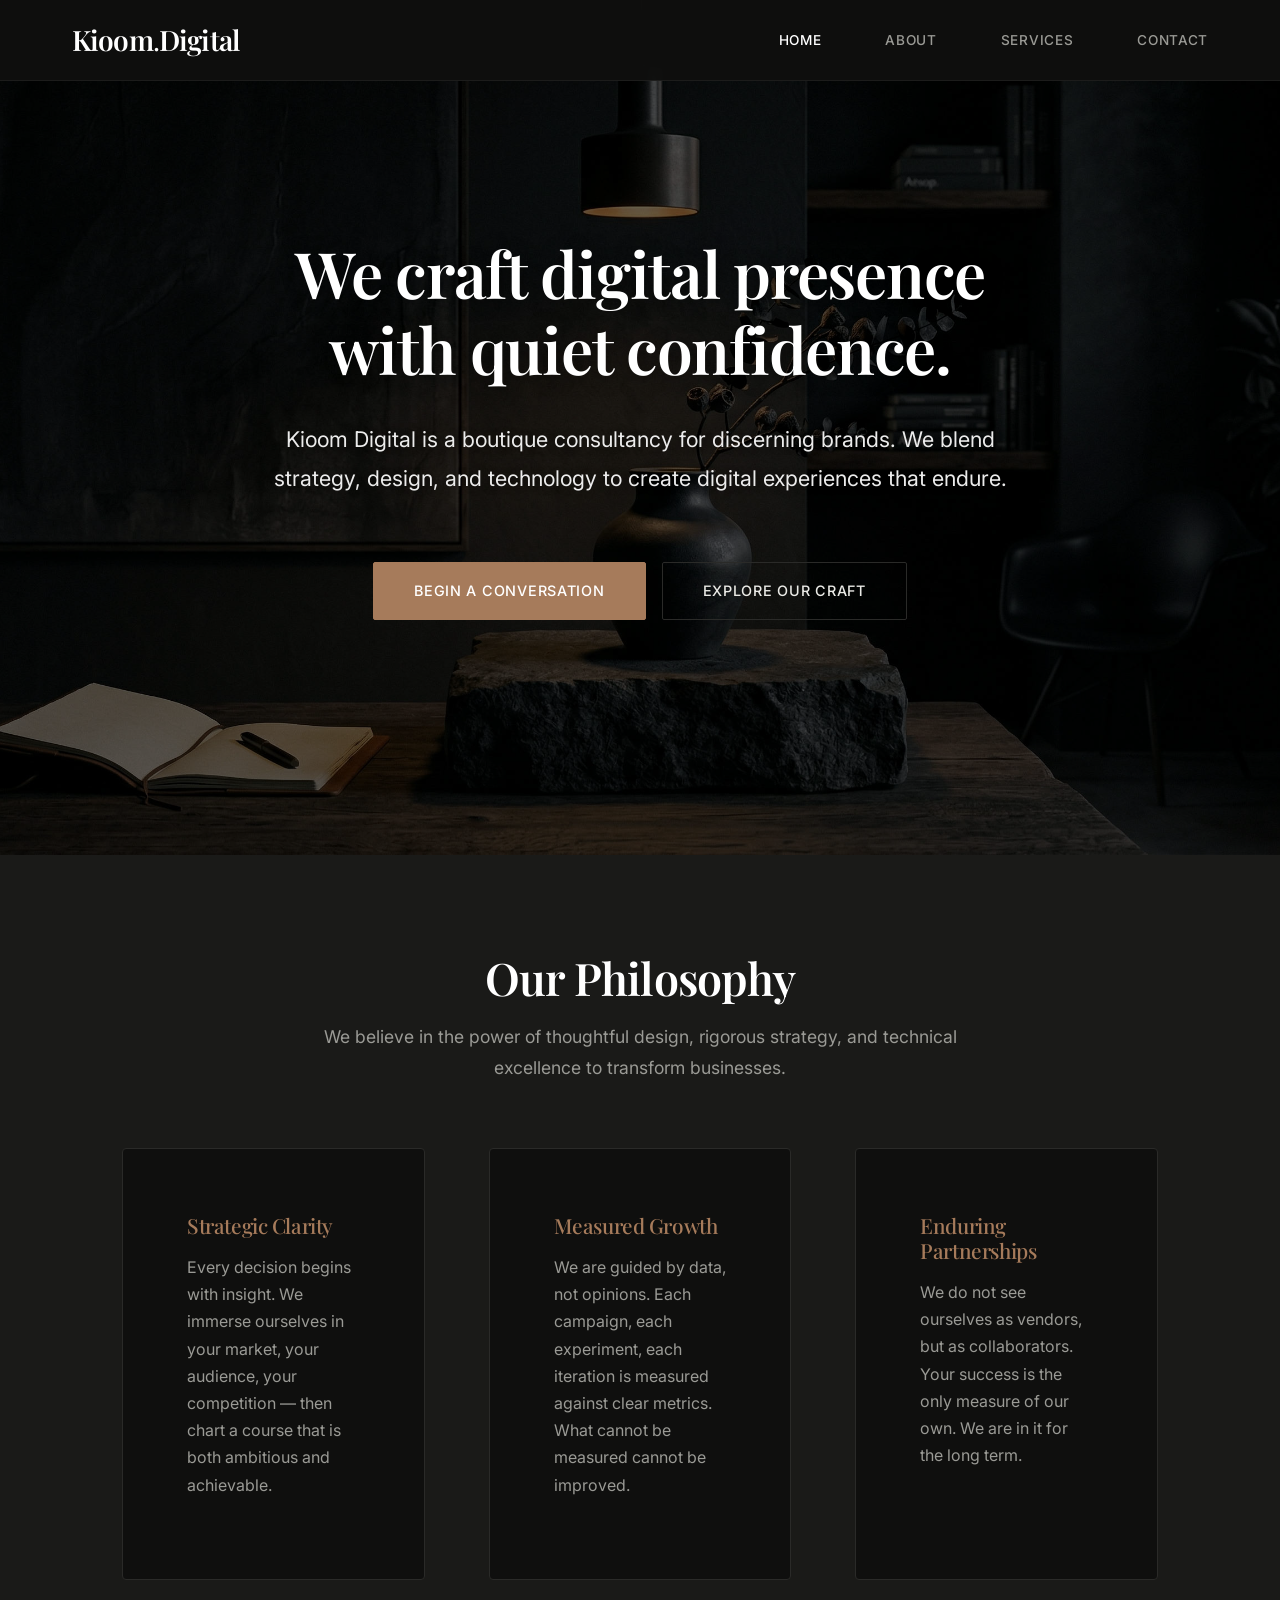
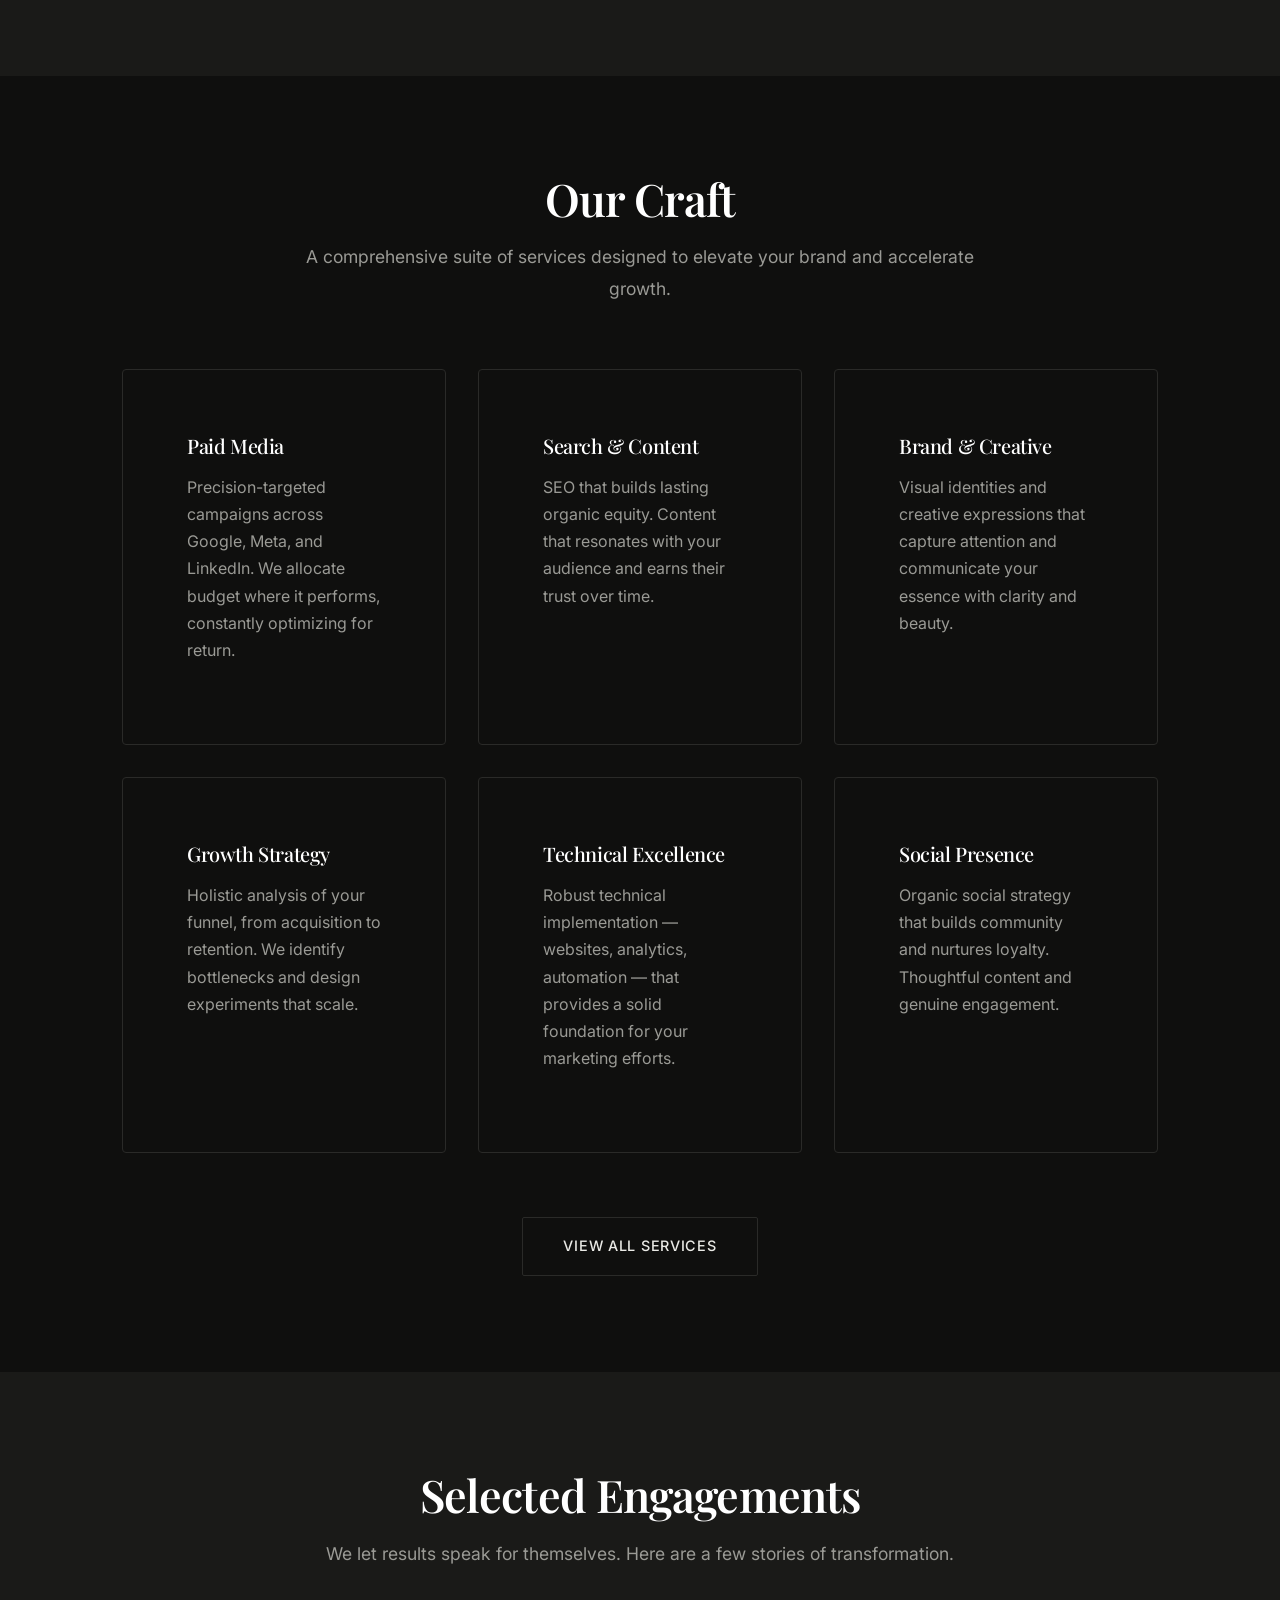
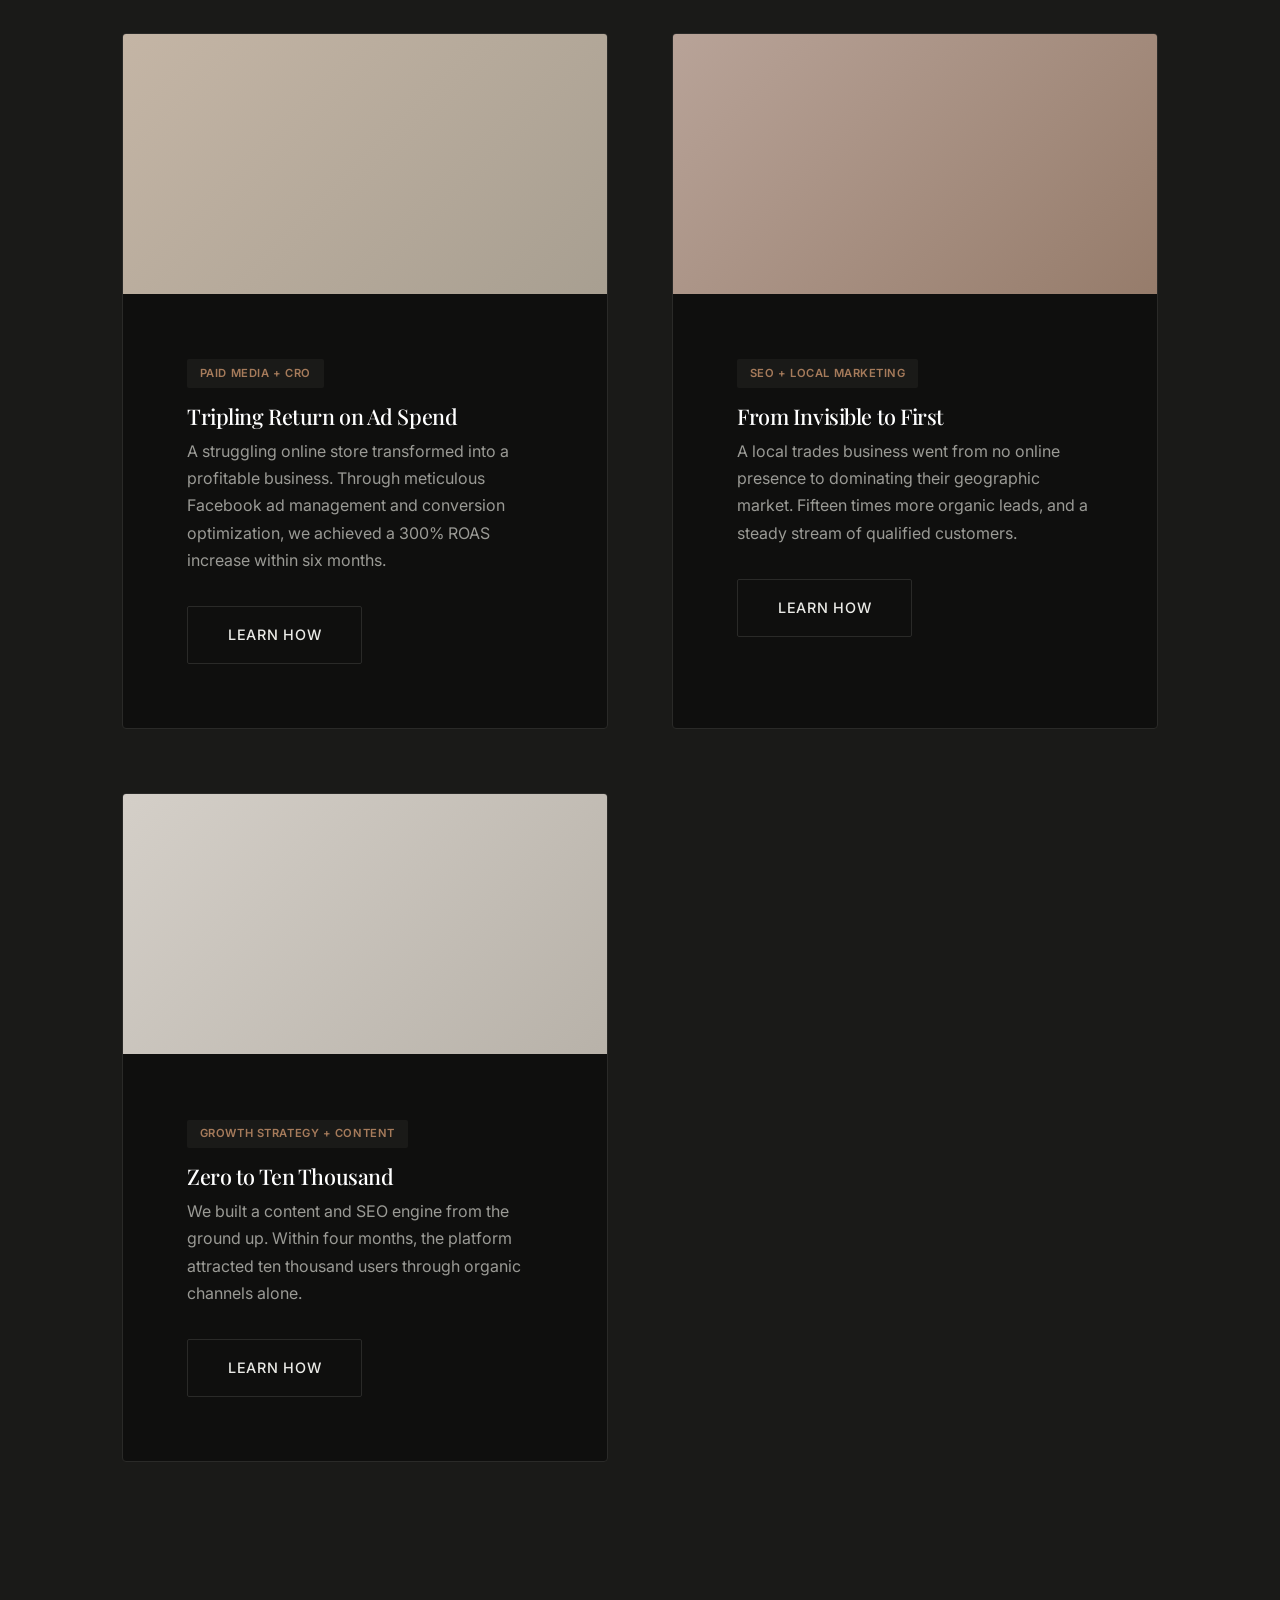
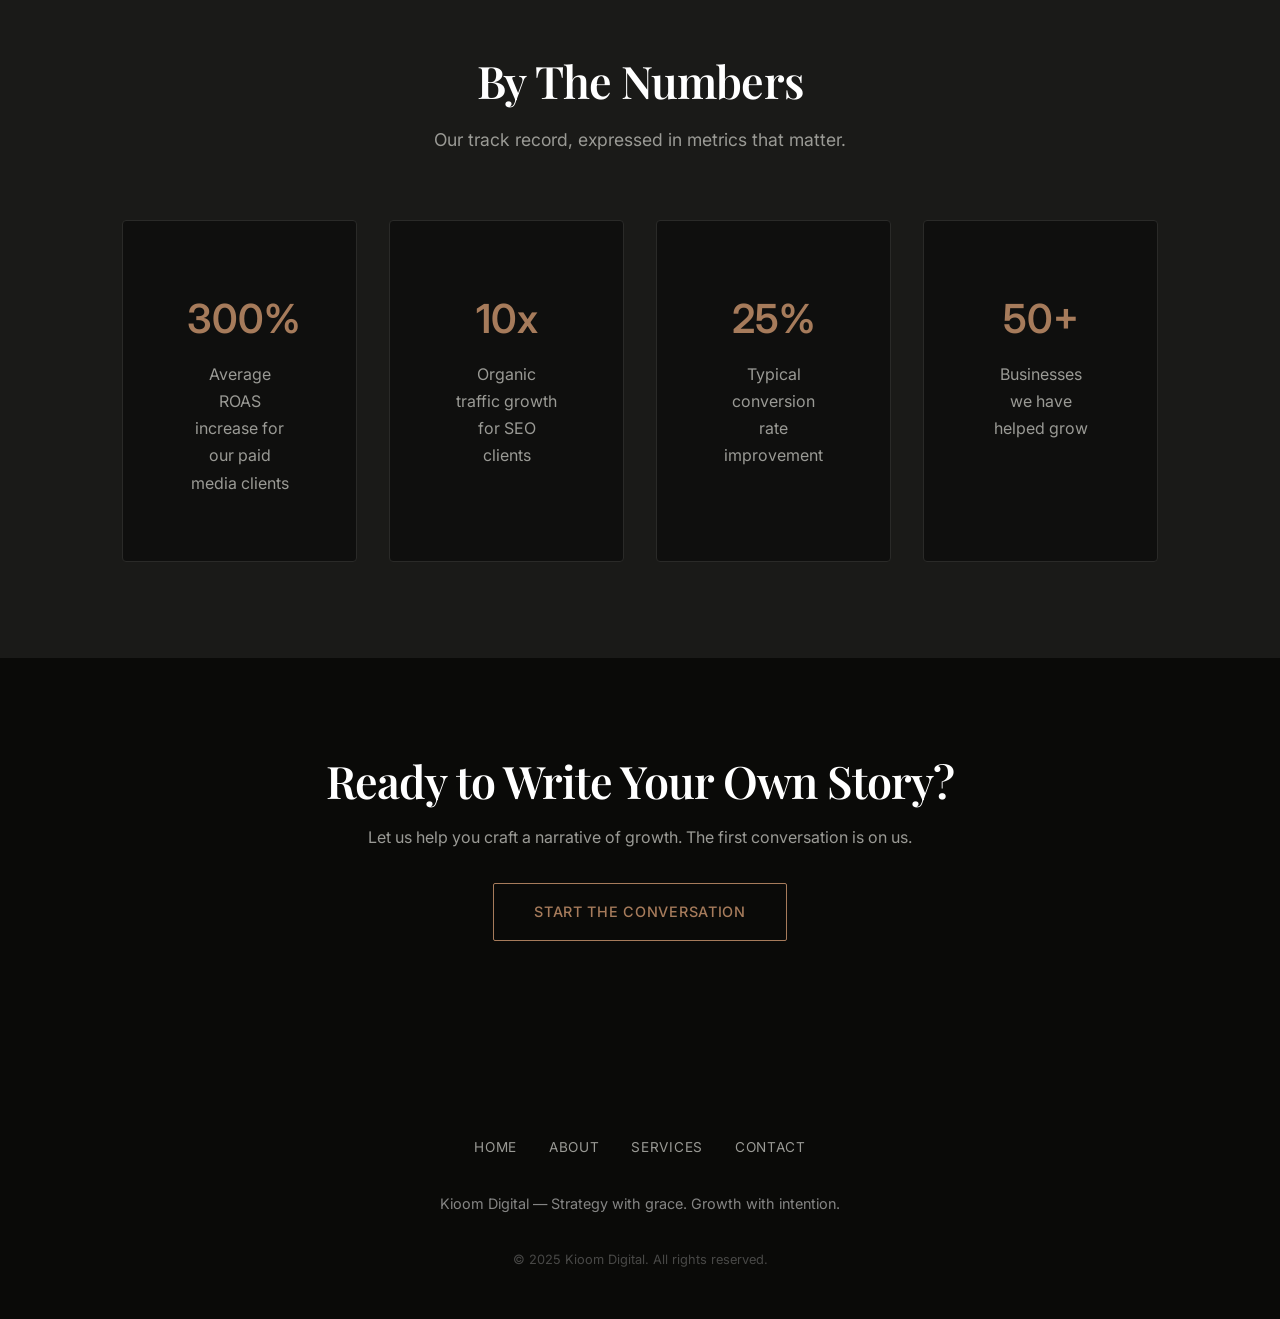
<file: index.html>
<!DOCTYPE html>
<html lang="en">
<head>
    <meta charset="UTF-8">
    <meta name="viewport" content="width=device-width, initial-scale=1.0">
    <meta name="description" content="Kioom Digital - Boutique digital marketing consultancy. Strategy, design, and technology for discerning brands.">
    <meta name="keywords" content="digital marketing consultancy, growth strategy, brand strategy, digital transformation">
    <meta name="author" content="Kioom Digital">
    <title>Kioom Digital | Digital Marketing Consultancy</title>

    <!-- Fonts -->
    <link rel="preconnect" href="https://fonts.googleapis.com">
    <link rel="preconnect" href="https://fonts.gstatic.com" crossorigin>
    <link href="https://fonts.googleapis.com/css2?family=Inter:wght@300;400;500;600&family=Playfair+Display:wght@400;500;600;700&display=swap" rel="stylesheet">

    <link rel="stylesheet" href="css/style.css">
    <style>
        /* Dark CTA override */
        .cta {
            background: var(--color-dark) !important;
            color: var(--color-text) !important;
        }
        .cta h2 { color: var(--color-primary) !important; }
        .cta p { color: var(--color-text-muted) !important; }
        .cta .btn {
            background: transparent !important;
            color: var(--color-accent) !important;
            border: 1px solid var(--color-accent) !important;
        }
    </style>

    <!-- Google tag (gtag.js) -->
    <script async src="https://www.googletagmanager.com/gtag/js?id=G-43JNPVR52Y"></script>
    <script>
      window.dataLayer = window.dataLayer || [];
      function gtag(){dataLayer.push(arguments);}
      gtag('js', new Date());
      gtag('config', 'G-43JNPVR52Y');
    </script>
</head>
<body>
    <!-- Header -->
    <header>
        <nav>
            <a href="index.html" class="logo">Kioom<span style="font-weight: 300;">.</span>Digital</a>
            <button class="mobile-menu-btn" aria-label="Toggle menu">☰</button>
            <ul class="nav-links">
                <li><a href="index.html" class="active">Home</a></li>
                <li><a href="about.html">About</a></li>
                <li><a href="services.html">Services</a></li>
                <li><a href="contact.html">Contact</a></li>
            </ul>
        </nav>
    </header>

    <!-- Hero Section with Full-Bleed Image -->
    <section class="hero-full-bleed">
        <img src="images/hero-fullbleed.jpg" alt="Kioom Digital - boutique digital agency" class="hero-bg-image" onerror="this.style.display='none'">
        <div class="hero-overlay"></div>
        <div class="hero-content container">
            <h1>We craft digital presence with quiet confidence.</h1>
            <p>Kioom Digital is a boutique consultancy for discerning brands. We blend strategy, design, and technology to create digital experiences that endure.</p>
            <div class="hero-buttons">
                <a href="contact.html" class="btn btn-primary">Begin a Conversation</a>
                <a href="services.html" class="btn btn-secondary">Explore Our Craft</a>
            </div>
        </div>
    </section>

    <!-- About Preview -->
    <section class="about">
        <div class="container">
            <div class="section-header">
                <h2>Our Philosophy</h2>
                <p>We believe in the power of thoughtful design, rigorous strategy, and technical excellence to transform businesses.</p>
            </div>
            <div class="about-grid">
                <div class="about-card">
                    <h3>Strategic Clarity</h3>
                    <p>Every decision begins with insight. We immerse ourselves in your market, your audience, your competition — then chart a course that is both ambitious and achievable.</p>
                </div>
                <div class="about-card">
                    <h3>Measured Growth</h3>
                    <p>We are guided by data, not opinions. Each campaign, each experiment, each iteration is measured against clear metrics. What cannot be measured cannot be improved.</p>
                </div>
                <div class="about-card">
                    <h3>Enduring Partnerships</h3>
                    <p>We do not see ourselves as vendors, but as collaborators. Your success is the only measure of our own. We are in it for the long term.</p>
                </div>
            </div>
        </div>
    </section>

    <!-- Services Preview -->
    <section>
        <div class="container">
            <div class="section-header">
                <h2>Our Craft</h2>
                <p>A comprehensive suite of services designed to elevate your brand and accelerate growth.</p>
            </div>
            <div class="services-grid">
                <div class="service-card">
                    <h3>Paid Media</h3>
                    <p>Precision-targeted campaigns across Google, Meta, and LinkedIn. We allocate budget where it performs, constantly optimizing for return.</p>
                </div>
                <div class="service-card">
                    <h3>Search & Content</h3>
                    <p>SEO that builds lasting organic equity. Content that resonates with your audience and earns their trust over time.</p>
                </div>
                <div class="service-card">
                    <h3>Brand & Creative</h3>
                    <p>Visual identities and creative expressions that capture attention and communicate your essence with clarity and beauty.</p>
                </div>
                <div class="service-card">
                    <h3>Growth Strategy</h3>
                    <p>Holistic analysis of your funnel, from acquisition to retention. We identify bottlenecks and design experiments that scale.</p>
                </div>
                <div class="service-card">
                    <h3>Technical Excellence</h3>
                    <p>Robust technical implementation — websites, analytics, automation — that provides a solid foundation for your marketing efforts.</p>
                </div>
                <div class="service-card">
                    <h3>Social Presence</h3>
                    <p>Organic social strategy that builds community and nurtures loyalty. Thoughtful content and genuine engagement.</p>
                </div>
            </div>
            <div class="text-center mt-lg">
                <a href="services.html" class="btn btn-secondary">View All Services</a>
            </div>
        </div>
    </section>

    <!-- Results Preview -->
    <section class="portfolio">
        <div class="container">
            <div class="section-header">
                <h2>Selected Engagements</h2>
                <p>We let results speak for themselves. Here are a few stories of transformation.</p>
            </div>
            <div class="portfolio-grid">
                <article class="portfolio-item">
                    <div class="portfolio-image" style="background: linear-gradient(135deg, #C4B5A5 0%, #A89F91 100%);"></div>
                    <div class="portfolio-content">
                        <span class="tag">Paid Media + CRO</span>
                        <h3>Tripling Return on Ad Spend</h3>
                        <p>A struggling online store transformed into a profitable business. Through meticulous Facebook ad management and conversion optimization, we achieved a 300% ROAS increase within six months.</p>
                        <a href="contact.html" class="btn btn-secondary" style="margin-top: 1rem;">Learn How</a>
                    </div>
                </article>

                <article class="portfolio-item">
                    <div class="portfolio-image" style="background: linear-gradient(135deg, #B8A398 0%, #967C6B 100%);"></div>
                    <div class="portfolio-content">
                        <span class="tag">SEO + Local Marketing</span>
                        <h3>From Invisible to First</h3>
                        <p>A local trades business went from no online presence to dominating their geographic market. Fifteen times more organic leads, and a steady stream of qualified customers.</p>
                        <a href="contact.html" class="btn btn-secondary" style="margin-top: 1rem;">Learn How</a>
                    </div>
                </article>

                <article class="portfolio-item">
                    <div class="portfolio-image" style="background: linear-gradient(135deg, #D4CFC8 0%, #B8B2A9 100%);"></div>
                    <div class="portfolio-content">
                        <span class="tag">Growth Strategy + Content</span>
                        <h3>Zero to Ten Thousand</h3>
                        <p>We built a content and SEO engine from the ground up. Within four months, the platform attracted ten thousand users through organic channels alone.</p>
                        <a href="contact.html" class="btn btn-secondary" style="margin-top: 1rem;">Learn How</a>
                    </div>
                </article>
            </div>
        </div>
    </section>

    <!-- Results Stats -->
    <section class="about">
        <div class="container">
            <div class="section-header">
                <h2>By The Numbers</h2>
                <p>Our track record, expressed in metrics that matter.</p>
            </div>
            <div class="services-grid" style="grid-template-columns: repeat(auto-fit, minmax(200px, 1fr)); text-align: center;">
                <div class="service-card">
                    <div style="font-size: 2.5rem; font-weight: 600; color: var(--color-accent); margin-bottom: 0.5rem;">300%</div>
                    <p style="margin-bottom: 0;">Average ROAS increase for our paid media clients</p>
                </div>
                <div class="service-card">
                    <div style="font-size: 2.5rem; font-weight: 600; color: var(--color-accent); margin-bottom: 0.5rem;">10x</div>
                    <p style="margin-bottom: 0;">Organic traffic growth for SEO clients</p>
                </div>
                <div class="service-card">
                    <div style="font-size: 2.5rem; font-weight: 600; color: var(--color-accent); margin-bottom: 0.5rem;">25%</div>
                    <p style="margin-bottom: 0;">Typical conversion rate improvement</p>
                </div>
                <div class="service-card">
                    <div style="font-size: 2.5rem; font-weight: 600; color: var(--color-accent); margin-bottom: 0.5rem;">50+</div>
                    <p style="margin-bottom: 0;">Businesses we have helped grow</p>
                </div>
            </div>
        </div>
    </section>

    <!-- CTA -->
    <section class="cta" style="background: var(--color-dark); color: var(--color-text); padding: var(--spacing-xl) 0;">
        <div class="container text-center">
            <h2 style="color: var(--color-primary); margin-bottom: var(--spacing-sm);">Ready to Write Your Own Story?</h2>
            <p style="color: var(--color-text-muted); margin-bottom: var(--spacing-md); max-width: 600px; margin-left: auto; margin-right: auto;">Let us help you craft a narrative of growth. The first conversation is on us.</p>
            <a href="contact.html" class="btn" style="background: transparent; color: var(--color-accent); border: 1px solid var(--color-accent);">Start the Conversation</a>
        </div>
    </section>

    <!-- Footer -->
    <footer>
        <div class="container">
            <ul class="footer-links">
                <li><a href="index.html">Home</a></li>
                <li><a href="about.html">About</a></li>
                <li><a href="services.html">Services</a></li>
                <li><a href="contact.html">Contact</a></li>
            </ul>
            <p>Kioom Digital — Strategy with grace. Growth with intention.</p>
            <p class="copyright">&copy; 2025 Kioom Digital. All rights reserved.</p>
        </div>
    </footer>

    <script src="js/script.js"></script>
</body>
</html>
</file>
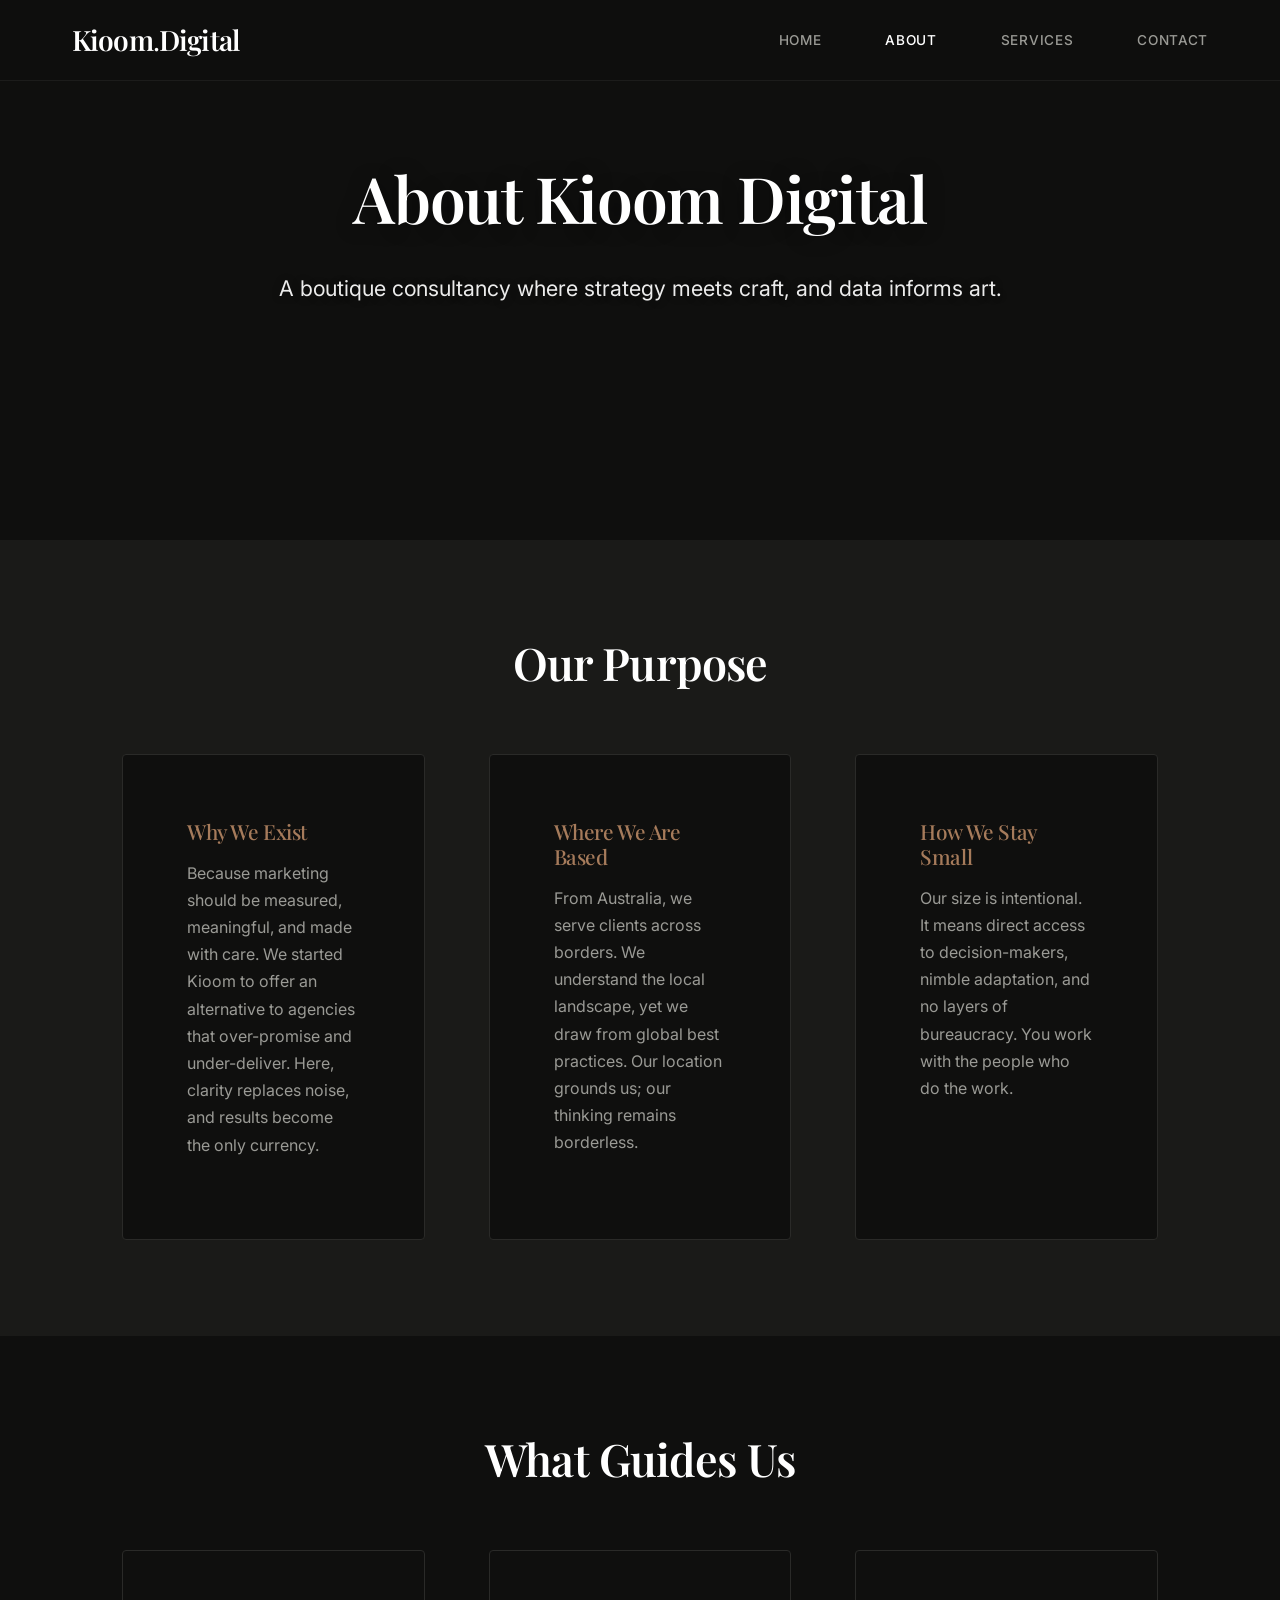
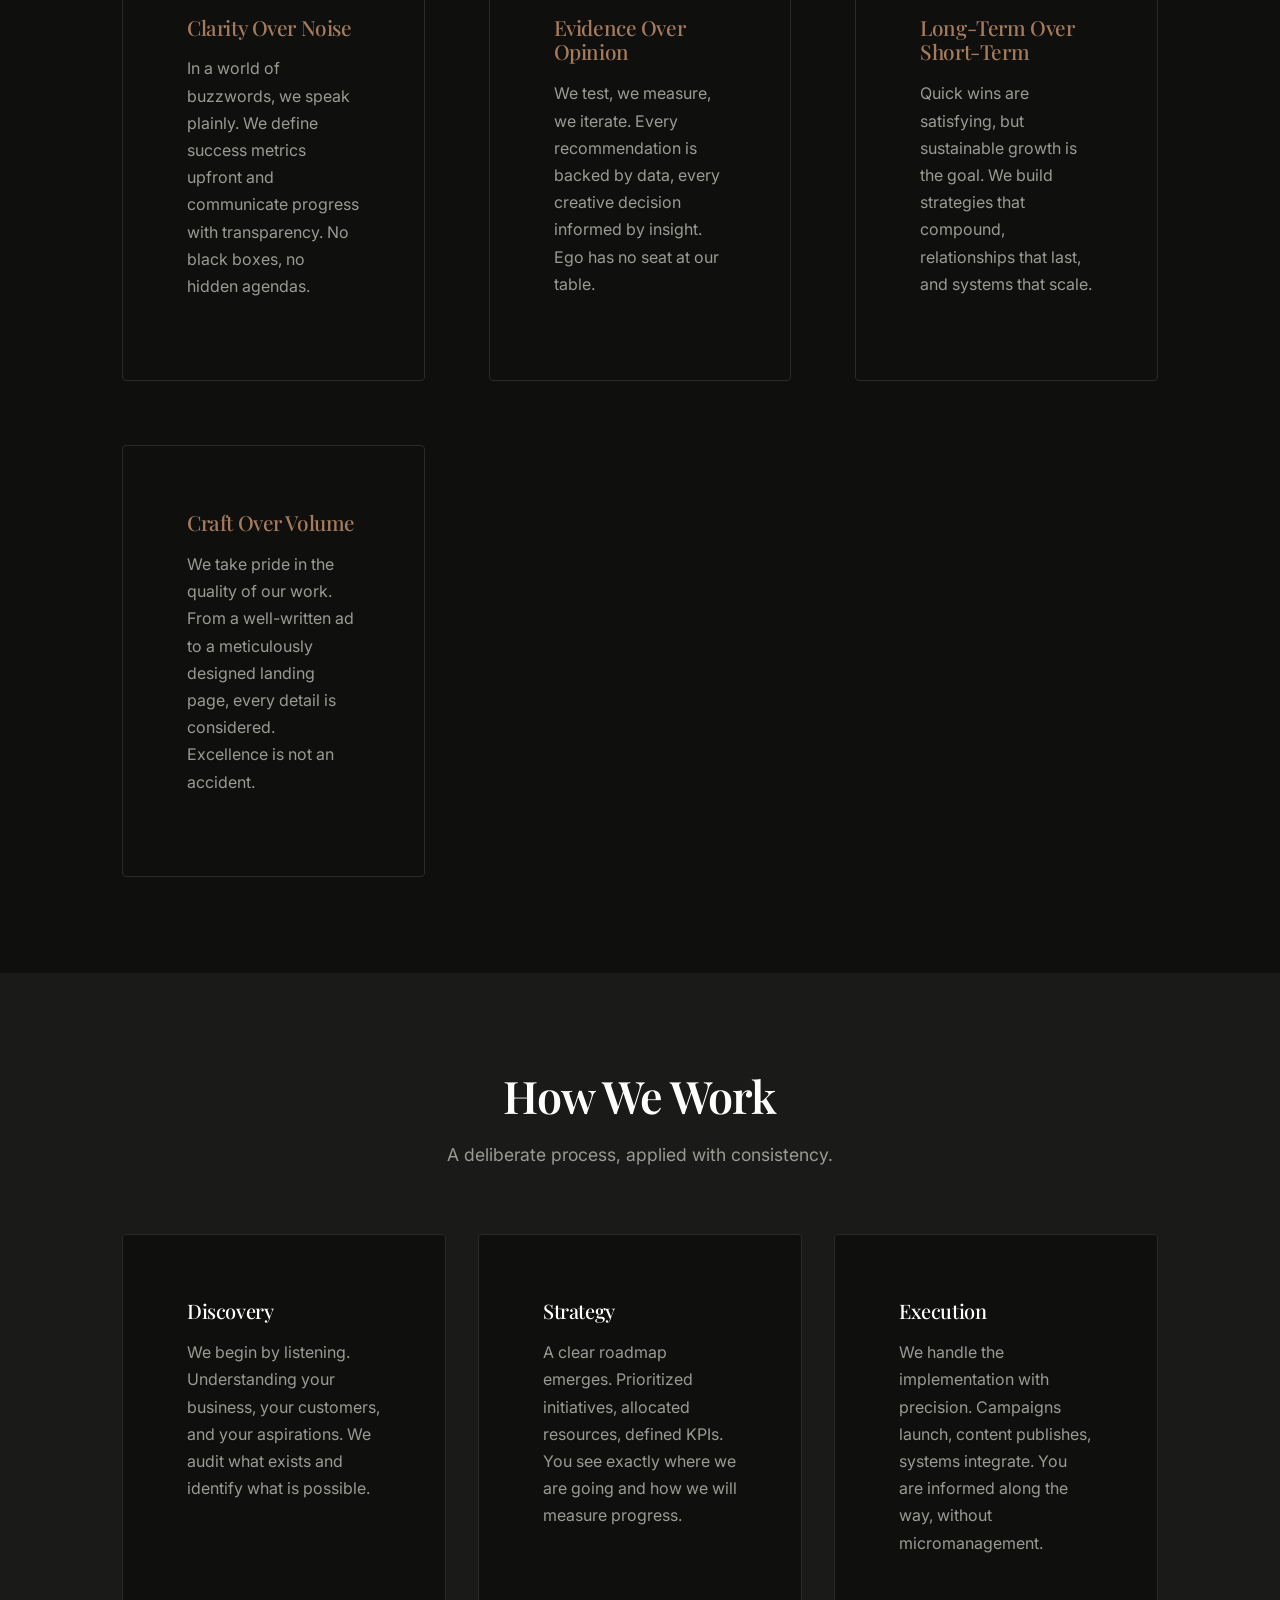
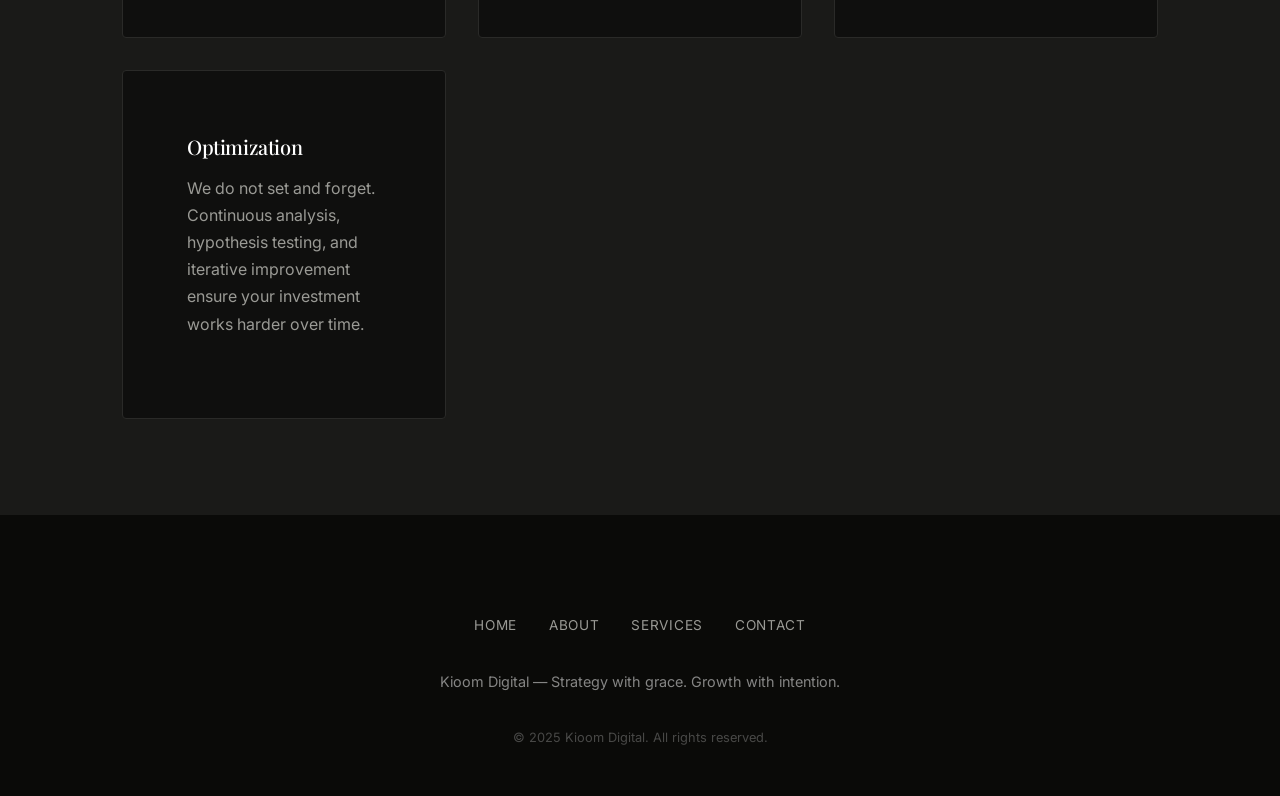
<file: about.html>
<!DOCTYPE html>
<html lang="en">
<head>
    <meta charset="UTF-8">
    <meta name="viewport" content="width=device-width, initial-scale=1.0">
    <meta name="description" content="About Kioom Digital - Boutique digital marketing consultancy for discerning brands.">
    <title>About Us | Kioom Digital</title>

    <!-- Fonts -->
    <link rel="preconnect" href="https://fonts.googleapis.com">
    <link rel="preconnect" href="https://fonts.gstatic.com" crossorigin>
    <link href="https://fonts.googleapis.com/css2?family=Inter:wght@300;400;500;600&family=Playfair+Display:wght@400;500;600;700&display=swap" rel="stylesheet">

    <link rel="stylesheet" href="css/style.css">

    <!-- Google tag (gtag.js) -->
    <script async src="https://www.googletagmanager.com/gtag/js?id=G-43JNPVR52Y"></script>
    <script>
      window.dataLayer = window.dataLayer || [];
      function gtag(){dataLayer.push(arguments);}
      gtag('js', new Date());
      gtag('config', 'G-43JNPVR52Y');
    </script>
</head>
<body>
    <!-- Header -->
    <header>
        <nav>
            <a href="index.html" class="logo">Kioom<span style="font-weight: 300;">.</span>Digital</a>
            <button class="mobile-menu-btn" aria-label="Toggle menu">☰</button>
            <ul class="nav-links">
                <li><a href="index.html">Home</a></li>
                <li><a href="about.html" class="active">About</a></li>
                <li><a href="services.html">Services</a></li>
                <li><a href="contact.html">Contact</a></li>
            </ul>
        </nav>
    </header>

    <!-- About Hero -->
    <section class="hero" style="min-height: 60vh;">
        <div class="hero-content container">
            <h1>About Kioom Digital</h1>
            <p>A boutique consultancy where strategy meets craft, and data informs art.</p>
        </div>
    </section>

    <!-- Story -->
    <section class="about">
        <div class="container">
            <div class="section-header">
                <h2>Our Purpose</h2>
            </div>
            <div class="about-grid">
                <div class="about-card">
                    <h3>Why We Exist</h3>
                    <p>Because marketing should be measured, meaningful, and made with care. We started Kioom to offer an alternative to agencies that over-promise and under-deliver. Here, clarity replaces noise, and results become the only currency.</p>
                </div>
                <div class="about-card">
                    <h3>Where We Are Based</h3>
                    <p>From Australia, we serve clients across borders. We understand the local landscape, yet we draw from global best practices. Our location grounds us; our thinking remains borderless.</p>
                </div>
                <div class="about-card">
                    <h3>How We Stay Small</h3>
                    <p>Our size is intentional. It means direct access to decision-makers, nimble adaptation, and no layers of bureaucracy. You work with the people who do the work.</p>
                </div>
            </div>
        </div>
    </section>

    <!-- What We Believe -->
    <section>
        <div class="container">
            <div class="section-header">
                <h2>What Guides Us</h2>
            </div>
            <div class="about-grid">
                <div class="about-card">
                    <h3>Clarity Over Noise</h3>
                    <p>In a world of buzzwords, we speak plainly. We define success metrics upfront and communicate progress with transparency. No black boxes, no hidden agendas.</p>
                </div>
                <div class="about-card">
                    <h3>Evidence Over Opinion</h3>
                    <p>We test, we measure, we iterate. Every recommendation is backed by data, every creative decision informed by insight. Ego has no seat at our table.</p>
                </div>
                <div class="about-card">
                    <h3>Long-Term Over Short-Term</h3>
                    <p>Quick wins are satisfying, but sustainable growth is the goal. We build strategies that compound, relationships that last, and systems that scale.</p>
                </div>
                <div class="about-card">
                    <h3>Craft Over Volume</h3>
                    <p>We take pride in the quality of our work. From a well-written ad to a meticulously designed landing page, every detail is considered. Excellence is not an accident.</p>
                </div>
            </div>
        </div>
    </section>

    <!-- Team Philosophy -->
    <section class="about">
        <div class="container">
            <div class="section-header">
                <h2>How We Work</h2>
                <p>A deliberate process, applied with consistency.</p>
            </div>
            <div class="services-grid" style="grid-template-columns: repeat(auto-fit, minmax(280px, 1fr));">
                <div class="service-card">
                    <h3>Discovery</h3>
                    <p>We begin by listening. Understanding your business, your customers, and your aspirations. We audit what exists and identify what is possible.</p>
                </div>
                <div class="service-card">
                    <h3>Strategy</h3>
                    <p>A clear roadmap emerges. Prioritized initiatives, allocated resources, defined KPIs. You see exactly where we are going and how we will measure progress.</p>
                </div>
                <div class="service-card">
                    <h3>Execution</h3>
                    <p>We handle the implementation with precision. Campaigns launch, content publishes, systems integrate. You are informed along the way, without micromanagement.</p>
                </div>
                <div class="service-card">
                    <h3>Optimization</h3>
                    <p>We do not set and forget. Continuous analysis, hypothesis testing, and iterative improvement ensure your investment works harder over time.</p>
                </div>
            </div>
        </div>
    </section>

    <!-- Footer -->
    <footer>
        <div class="container">
            <ul class="footer-links">
                <li><a href="index.html">Home</a></li>
                <li><a href="about.html">About</a></li>
                <li><a href="services.html">Services</a></li>
                <li><a href="contact.html">Contact</a></li>
            </ul>
            <p>Kioom Digital — Strategy with grace. Growth with intention.</p>
            <p class="copyright">&copy; 2025 Kioom Digital. All rights reserved.</p>
        </div>
    </footer>

    <script src="js/script.js"></script>
</body>
</html>
</file>
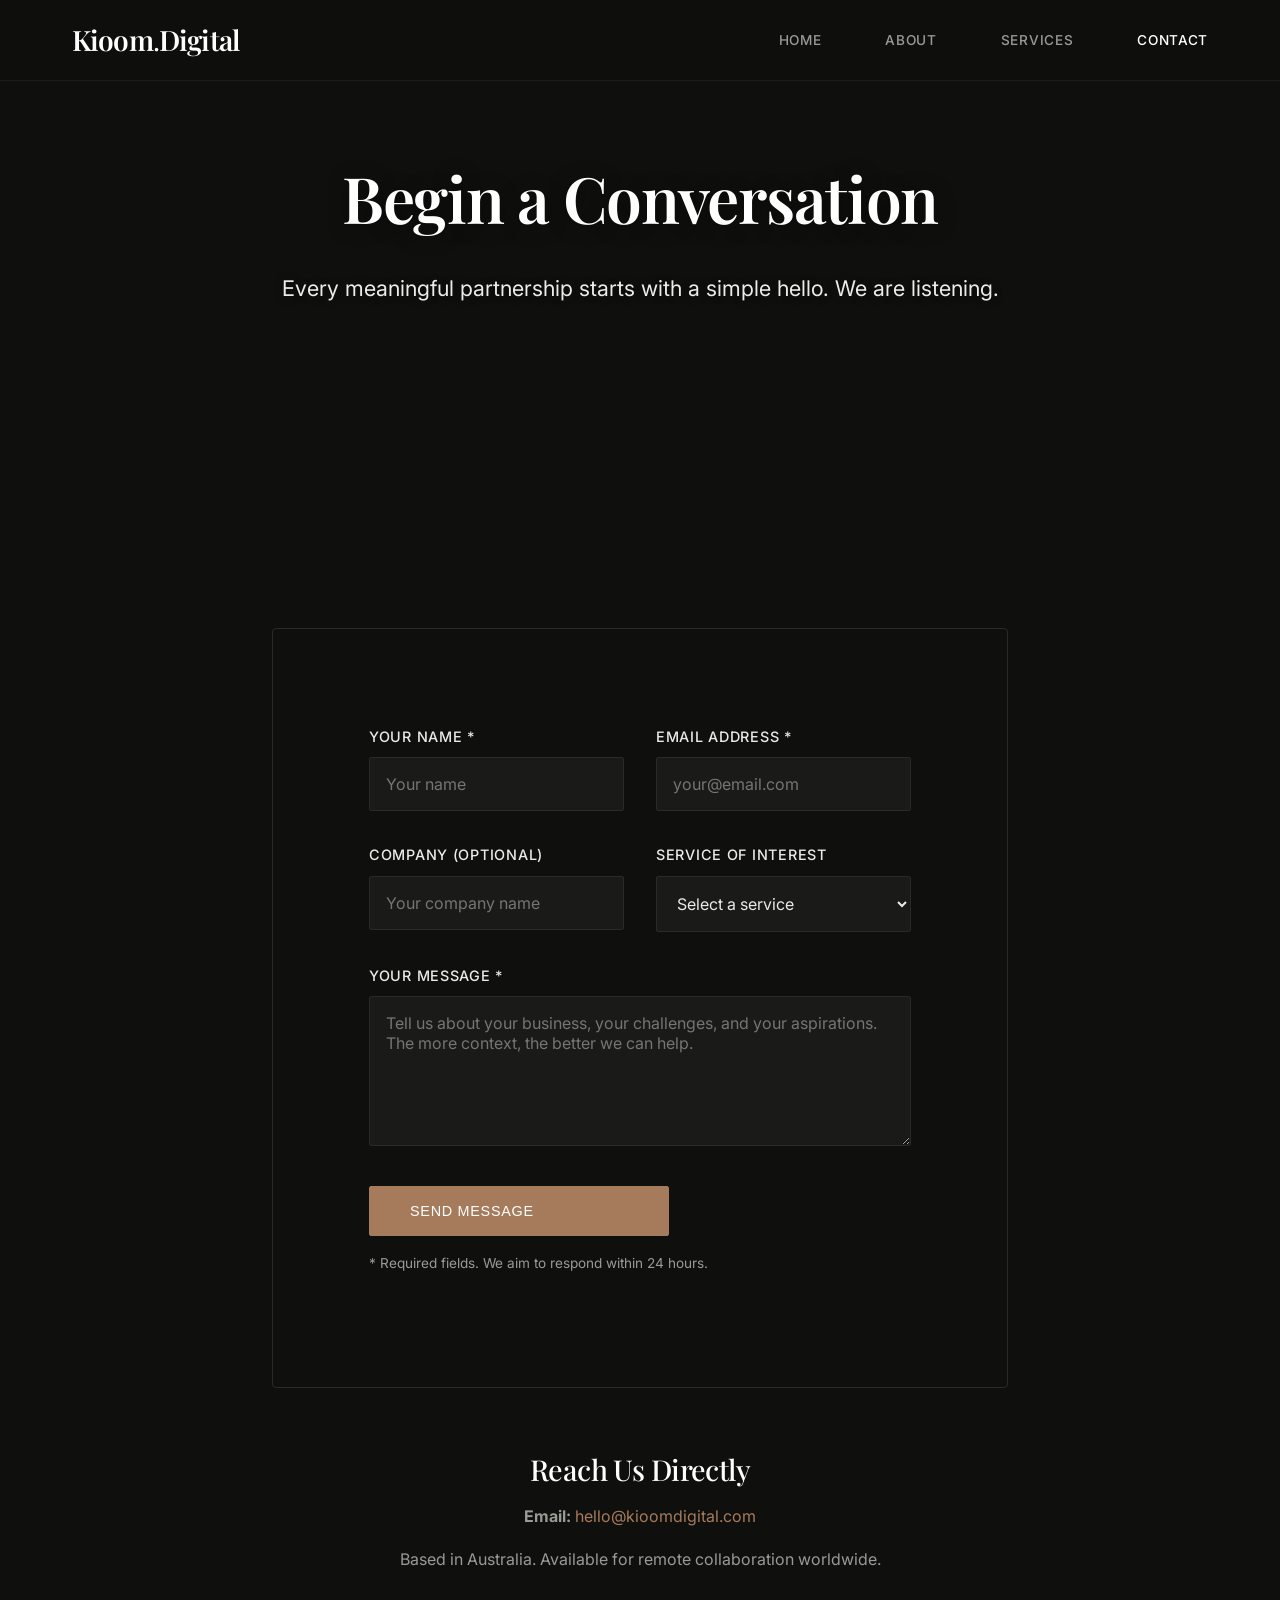
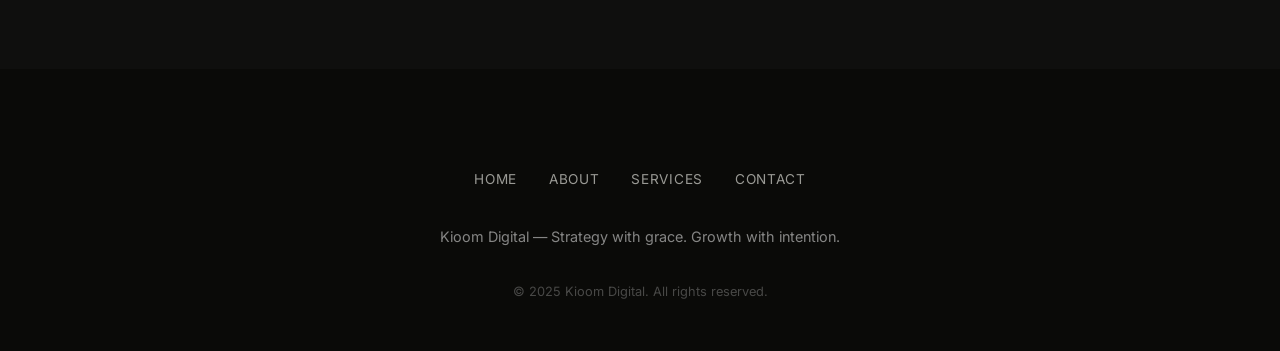
<file: contact.html>
<!DOCTYPE html>
<html lang="en">
<head>
    <meta charset="UTF-8">
    <meta name="viewport" content="width=device-width, initial-scale=1.0">
    <meta name="description" content="Contact Kioom Digital - Begin a conversation about your growth.">
    <title>Contact | Kioom Digital</title>

    <!-- Fonts -->
    <link rel="preconnect" href="https://fonts.googleapis.com">
    <link rel="preconnect" href="https://fonts.gstatic.com" crossorigin>
    <link href="https://fonts.googleapis.com/css2?family=Inter:wght@300;400;500;600&family=Playfair+Display:wght@400;500;600;700&display=swap" rel="stylesheet">

    <link rel="stylesheet" href="css/style.css">

    <!-- Google tag (gtag.js) -->
    <script async src="https://www.googletagmanager.com/gtag/js?id=G-43JNPVR52Y"></script>
    <script>
      window.dataLayer = window.dataLayer || [];
      function gtag(){dataLayer.push(arguments);}
      gtag('js', new Date());
      gtag('config', 'G-43JNPVR52Y');
    </script>
</head>
<body>
    <!-- Header -->
    <header>
        <nav>
            <a href="index.html" class="logo">Kioom<span style="font-weight: 300;">.</span>Digital</a>
            <button class="mobile-menu-btn" aria-label="Toggle menu">☰</button>
            <ul class="nav-links">
                <li><a href="index.html">Home</a></li>
                <li><a href="about.html">About</a></li>
                <li><a href="services.html">Services</a></li>
                <li><a href="contact.html" class="active">Contact</a></li>
            </ul>
        </nav>
    </header>

    <!-- Contact Hero -->
    <section class="hero" style="min-height: 50vh;">
        <div class="hero-content container">
            <h1>Begin a Conversation</h1>
            <p>Every meaningful partnership starts with a simple hello. We are listening.</p>
        </div>
    </section>

    <!-- Contact Section -->
    <section class="contact">
        <div class="container contact-container">
            <form class="contact-form" id="contactForm" action="https://formspree.io/f/mzdkplpo" method="POST">
                <div class="form-row">
                    <div class="form-group">
                        <label for="name">Your Name *</label>
                        <input type="text" id="name" name="name" required placeholder="Your name">
                    </div>
                    <div class="form-group">
                        <label for="email">Email Address *</label>
                        <input type="email" id="email" name="email" required placeholder="your@email.com">
                    </div>
                </div>

                <div class="form-row">
                    <div class="form-group">
                        <label for="company">Company (optional)</label>
                        <input type="text" id="company" name="company" placeholder="Your company name">
                    </div>
                    <div class="form-group">
                        <label for="service">Service of Interest</label>
                        <select id="service" name="service">
                            <option value="">Select a service</option>
                            <option value="paid-media">Paid Media</option>
                            <option value="seo-content">Search & Content</option>
                            <option value="brand-creative">Brand & Creative</option>
                            <option value="growth-consulting">Growth Consulting</option>
                            <option value="technical">Technical Implementation</option>
                            <option value="social">Social Presence</option>
                            <option value="other">Other</option>
                        </select>
                    </div>
                </div>

                <div class="form-group">
                    <label for="message">Your Message *</label>
                    <textarea id="message" name="message" required placeholder="Tell us about your business, your challenges, and your aspirations. The more context, the better we can help."></textarea>
                </div>

                <button type="submit" class="btn btn-primary" style="width: 100%; max-width: 300px;">Send Message</button>
                <p style="margin-top: 1rem; font-size: 0.85rem; color: var(--color-text-muted);">* Required fields. We aim to respond within 24 hours.</p>
            </form>

            <div style="margin-top: var(--spacing-lg); text-align: center;">
                <h3 style="margin-bottom: var(--spacing-sm);">Reach Us Directly</h3>
                <p style="margin-bottom: var(--spacing-sm);">
                    <strong>Email:</strong> <a href="mailto:hello@kioomdigital.com">hello@kioomdigital.com</a>
                </p>
                <p style="margin-bottom: 0;">
                    Based in Australia. Available for remote collaboration worldwide.
                </p>
            </div>
        </div>
    </section>

    <!-- Footer -->
    <footer>
        <div class="container">
            <ul class="footer-links">
                <li><a href="index.html">Home</a></li>
                <li><a href="about.html">About</a></li>
                <li><a href="services.html">Services</a></li>
                <li><a href="contact.html">Contact</a></li>
            </ul>
            <p>Kioom Digital — Strategy with grace. Growth with intention.</p>
            <p class="copyright">&copy; 2025 Kioom Digital. All rights reserved.</p>
        </div>
    </footer>

    <script src="js/script.js"></script>
</body>
</html>
</file>
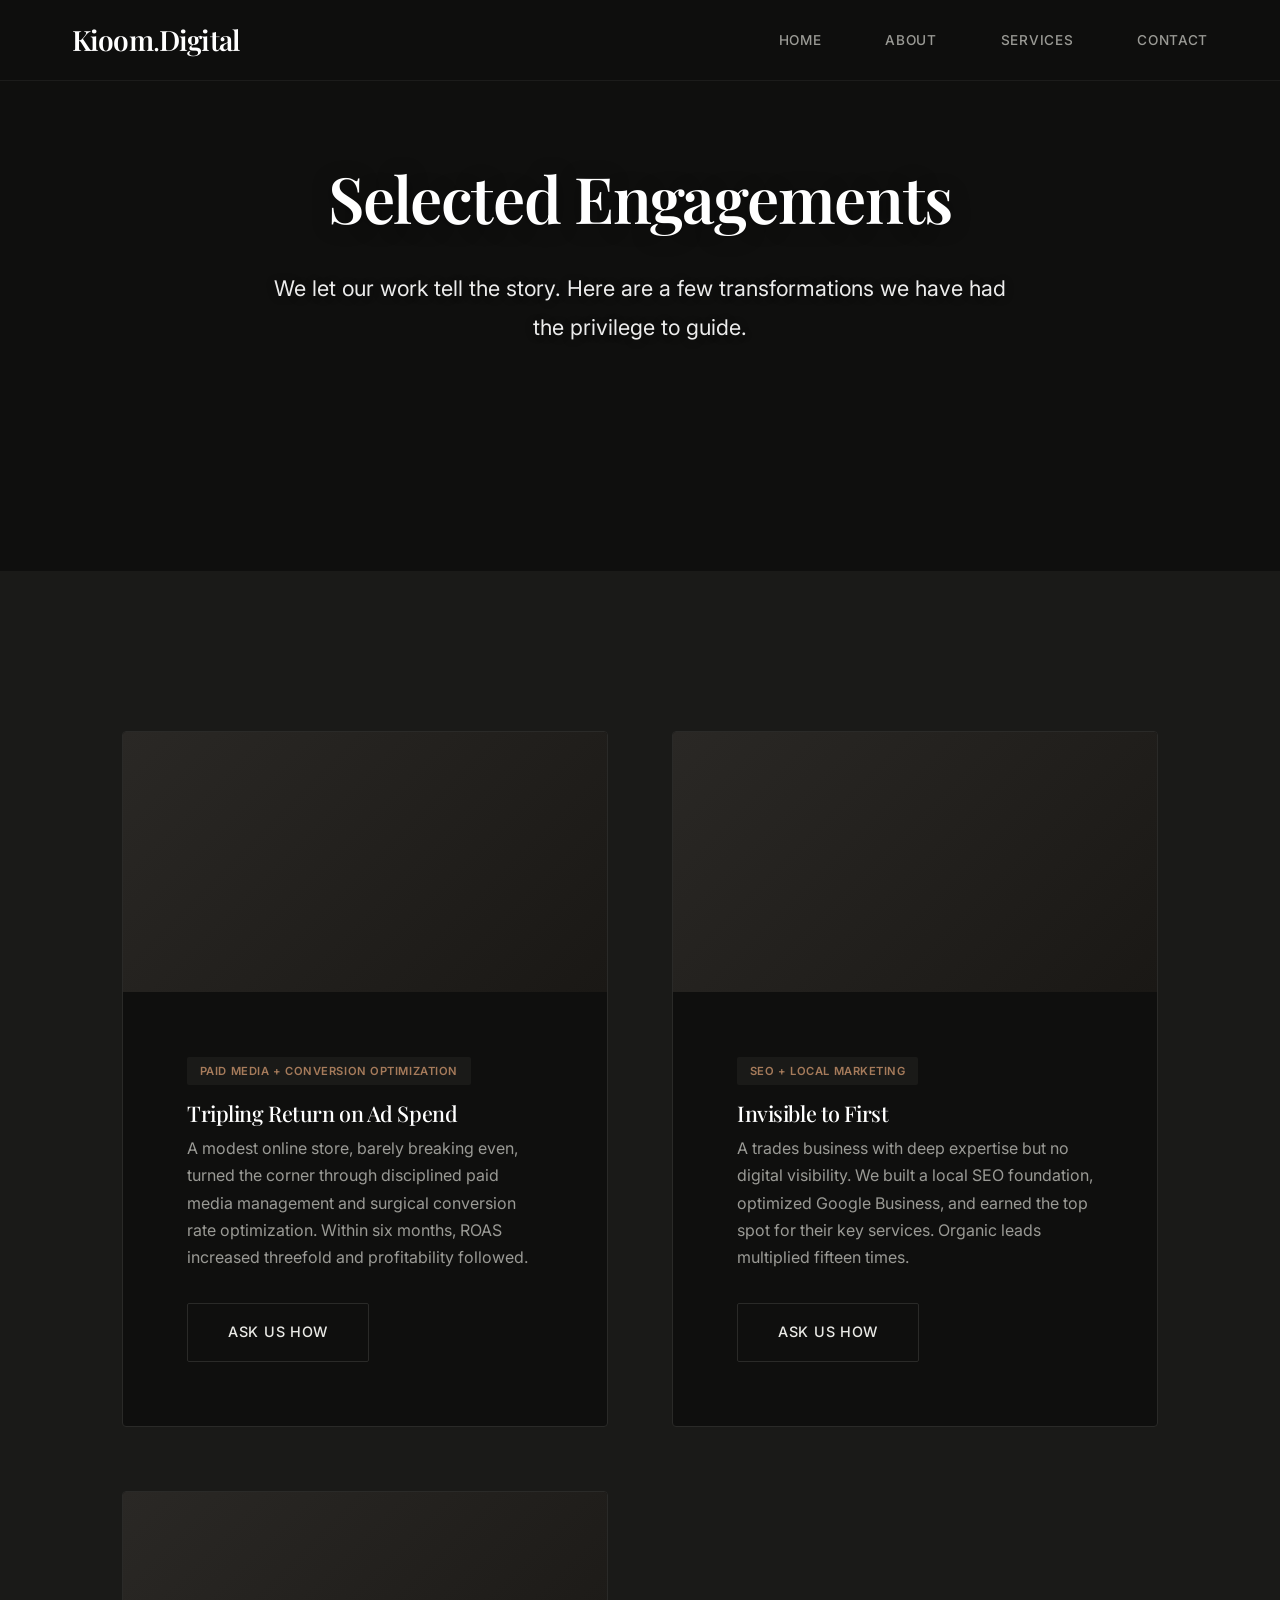
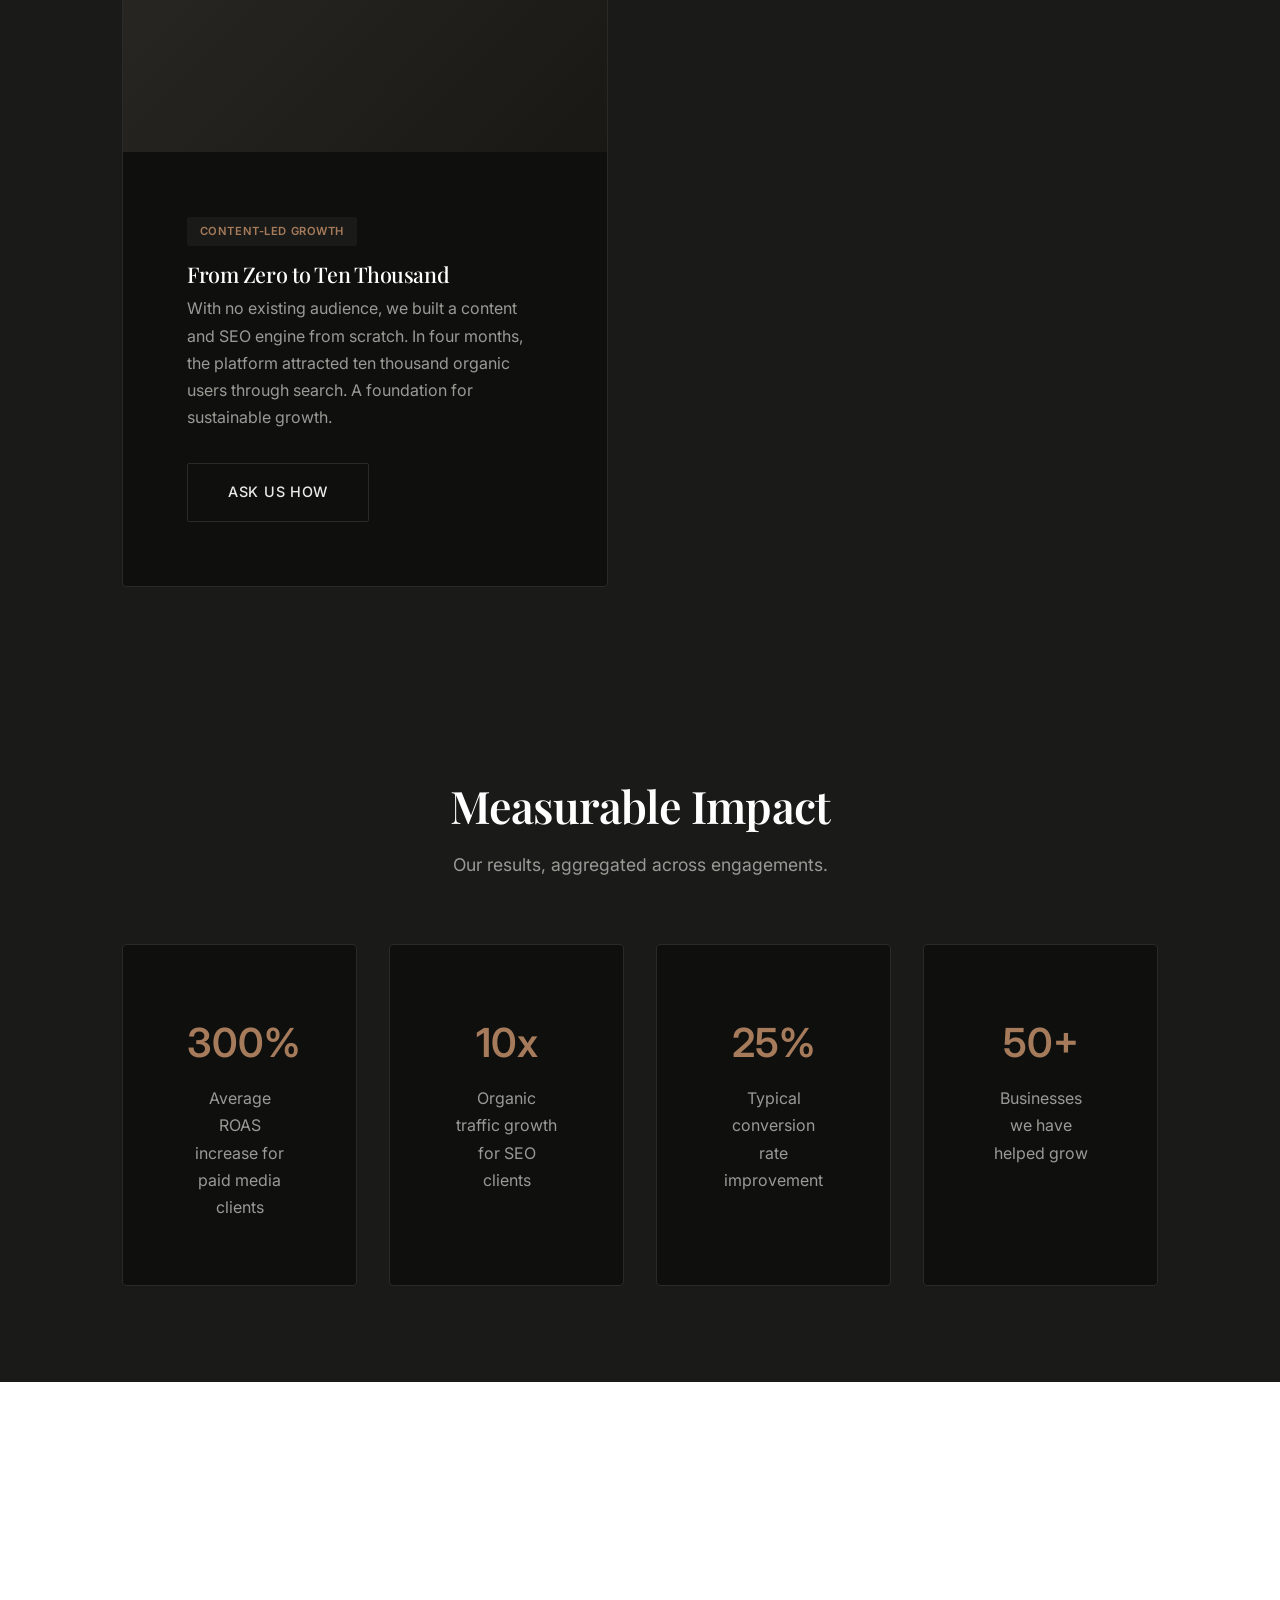
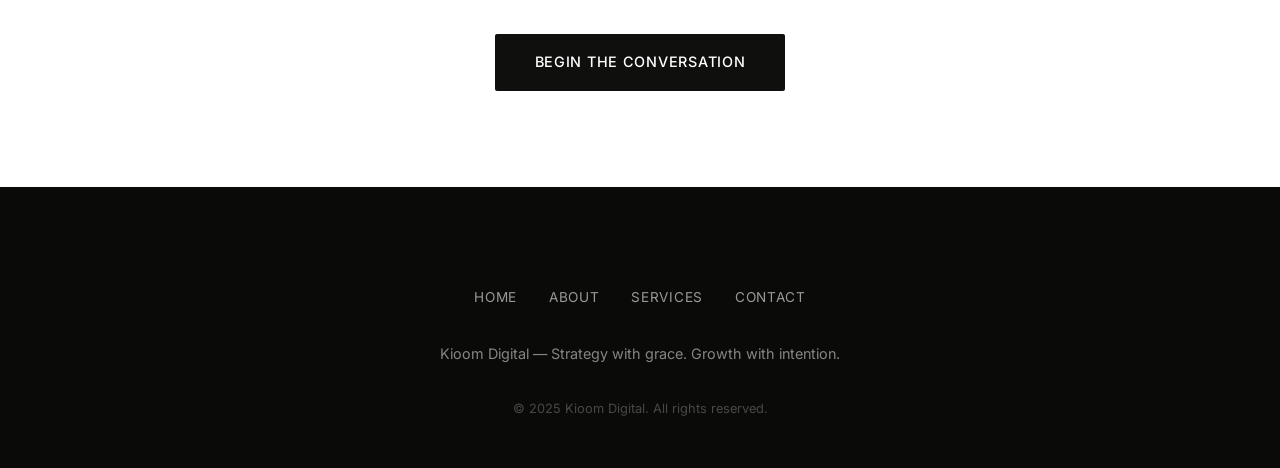
<file: portfolio.html>
<!DOCTYPE html>
<html lang="en">
<head>
    <meta charset="UTF-8">
    <meta name="viewport" content="width=device-width, initial-scale=1.0">
    <meta name="description" content="Results delivered by Kioom Digital - Measurable growth for discerning brands.">
    <title>Results | Kioom Digital</title>

    <!-- Fonts -->
    <link rel="preconnect" href="https://fonts.googleapis.com">
    <link rel="preconnect" href="https://fonts.gstatic.com" crossorigin>
    <link href="https://fonts.googleapis.com/css2?family=Inter:wght@300;400;500;600&family=Playfair+Display:wght@400;500;600;700&display=swap" rel="stylesheet">

    <link rel="stylesheet" href="css/style.css">

    <!-- Google tag (gtag.js) -->
    <script async src="https://www.googletagmanager.com/gtag/js?id=G-43JNPVR52Y"></script>
    <script>
      window.dataLayer = window.dataLayer || [];
      function gtag(){dataLayer.push(arguments);}
      gtag('js', new Date());
      gtag('config', 'G-43JNPVR52Y');
    </script>
</head>
<body>
    <!-- Header -->
    <header>
        <nav>
            <a href="index.html" class="logo">Kioom<span style="font-weight: 300;">.</span>Digital</a>
            <button class="mobile-menu-btn" aria-label="Toggle menu">☰</button>
            <ul class="nav-links">
                <li><a href="index.html">Home</a></li>
                <li><a href="about.html">About</a></li>
                <li><a href="services.html">Services</a></li>
                <li><a href="contact.html">Contact</a></li>
            </ul>
        </nav>
    </header>

    <!-- Results Hero -->
    <section class="hero" style="min-height: 50vh;">
        <div class="hero-content container">
            <h1>Selected Engagements</h1>
            <p>We let our work tell the story. Here are a few transformations we have had the privilege to guide.</p>
        </div>
    </section>

    <!-- Case Studies Preview -->
    <section class="portfolio">
        <div class="container">
            <div class="portfolio-grid">
                <!-- Case Study 1 -->
                <article class="portfolio-item">
                    <div class="portfolio-image" style="background: linear-gradient(135deg, #2A2825 0%, #1A1815 100%);"></div>
                    <div class="portfolio-content">
                        <span class="tag">Paid Media + Conversion Optimization</span>
                        <h3>Tripling Return on Ad Spend</h3>
                        <p>A modest online store, barely breaking even, turned the corner through disciplined paid media management and surgical conversion rate optimization. Within six months, ROAS increased threefold and profitability followed.</p>
                        <a href="contact.html" class="btn btn-secondary" style="margin-top: 1rem;">Ask Us How</a>
                    </div>
                </article>

                <!-- Case Study 2 -->
                <article class="portfolio-item">
                    <div class="portfolio-image" style="background: linear-gradient(135deg, #2A2825 0%, #1A1815 100%);"></div>
                    <div class="portfolio-content">
                        <span class="tag">SEO + Local Marketing</span>
                        <h3>Invisible to First</h3>
                        <p>A trades business with deep expertise but no digital visibility. We built a local SEO foundation, optimized Google Business, and earned the top spot for their key services. Organic leads multiplied fifteen times.</p>
                        <a href="contact.html" class="btn btn-secondary" style="margin-top: 1rem;">Ask Us How</a>
                    </div>
                </article>

                <!-- Case Study 3 -->
                <article class="portfolio-item">
                    <div class="portfolio-image" style="background: linear-gradient(135deg, #2A2825 0%, #1A1815 100%);"></div>
                    <div class="portfolio-content">
                        <span class="tag">Content-Led Growth</span>
                        <h3>From Zero to Ten Thousand</h3>
                        <p>With no existing audience, we built a content and SEO engine from scratch. In four months, the platform attracted ten thousand organic users through search. A foundation for sustainable growth.</p>
                        <a href="contact.html" class="btn btn-secondary" style="margin-top: 1rem;">Ask Us How</a>
                    </div>
                </article>
            </div>
        </div>
    </section>

    <!-- Results Stats -->
    <section class="about">
        <div class="container">
            <div class="section-header">
                <h2>Measurable Impact</h2>
                <p>Our results, aggregated across engagements.</p>
            </div>
            <div class="services-grid" style="grid-template-columns: repeat(auto-fit, minmax(200px, 1fr)); text-align: center;">
                <div class="service-card">
                    <div style="font-size: 2.5rem; font-weight: 600; color: var(--color-accent); margin-bottom: 0.5rem;">300%</div>
                    <p style="margin-bottom: 0;">Average ROAS increase for paid media clients</p>
                </div>
                <div class="service-card">
                    <div style="font-size: 2.5rem; font-weight: 600; color: var(--color-accent); margin-bottom: 0.5rem;">10x</div>
                    <p style="margin-bottom: 0;">Organic traffic growth for SEO clients</p>
                </div>
                <div class="service-card">
                    <div style="font-size: 2.5rem; font-weight: 600; color: var(--color-accent); margin-bottom: 0.5rem;">25%</div>
                    <p style="margin-bottom: 0;">Typical conversion rate improvement</p>
                </div>
                <div class="service-card">
                    <div style="font-size: 2.5rem; font-weight: 600; color: var(--color-accent); margin-bottom: 0.5rem;">50+</div>
                    <p style="margin-bottom: 0;">Businesses we have helped grow</p>
                </div>
            </div>
        </div>
    </section>

    <!-- CTA -->
    <section class="cta" style="background: var(--color-primary); color: white; padding: var(--spacing-xl) 0;">
        <div class="container text-center">
            <h2 style="color: white; margin-bottom: var(--spacing-sm);">Could Your Story Be Next?</h2>
            <p style="color: rgba(255,255,255,0.9); margin-bottom: var(--spacing-md); max-width: 600px; margin-left: auto; margin-right: auto;">Let us hear your aspirations and outline a path. The first strategic conversation is on us.</p>
            <a href="contact.html" class="btn" style="background: var(--color-bg); color: var(--color-primary); border: none;">Begin the Conversation</a>
        </div>
    </section>

    <!-- Footer -->
    <footer>
        <div class="container">
            <ul class="footer-links">
                <li><a href="index.html">Home</a></li>
                <li><a href="about.html">About</a></li>
                <li><a href="services.html">Services</a></li>
                <li><a href="contact.html">Contact</a></li>
            </ul>
            <p>Kioom Digital — Strategy with grace. Growth with intention.</p>
            <p class="copyright">&copy; 2025 Kioom Digital. All rights reserved.</p>
        </div>
    </footer>

    <script src="js/script.js"></script>
</body>
</html>
</file>
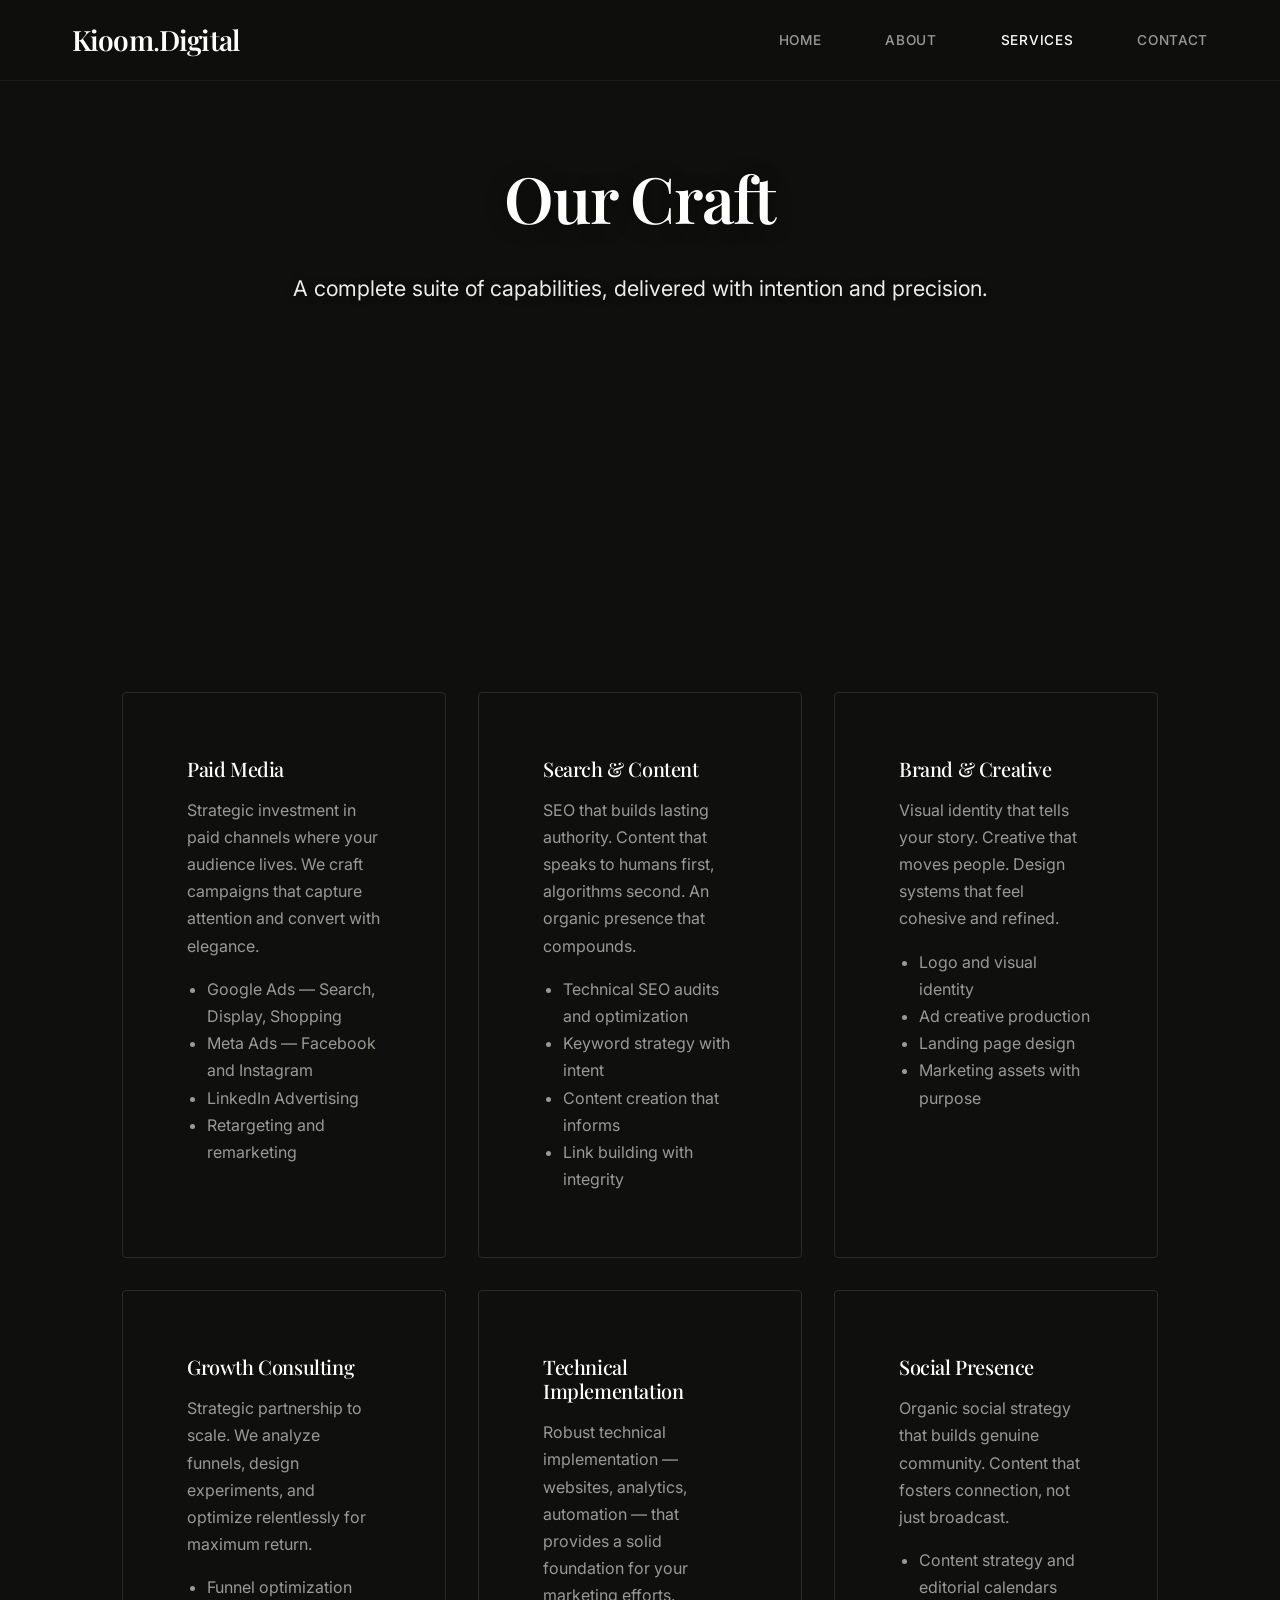
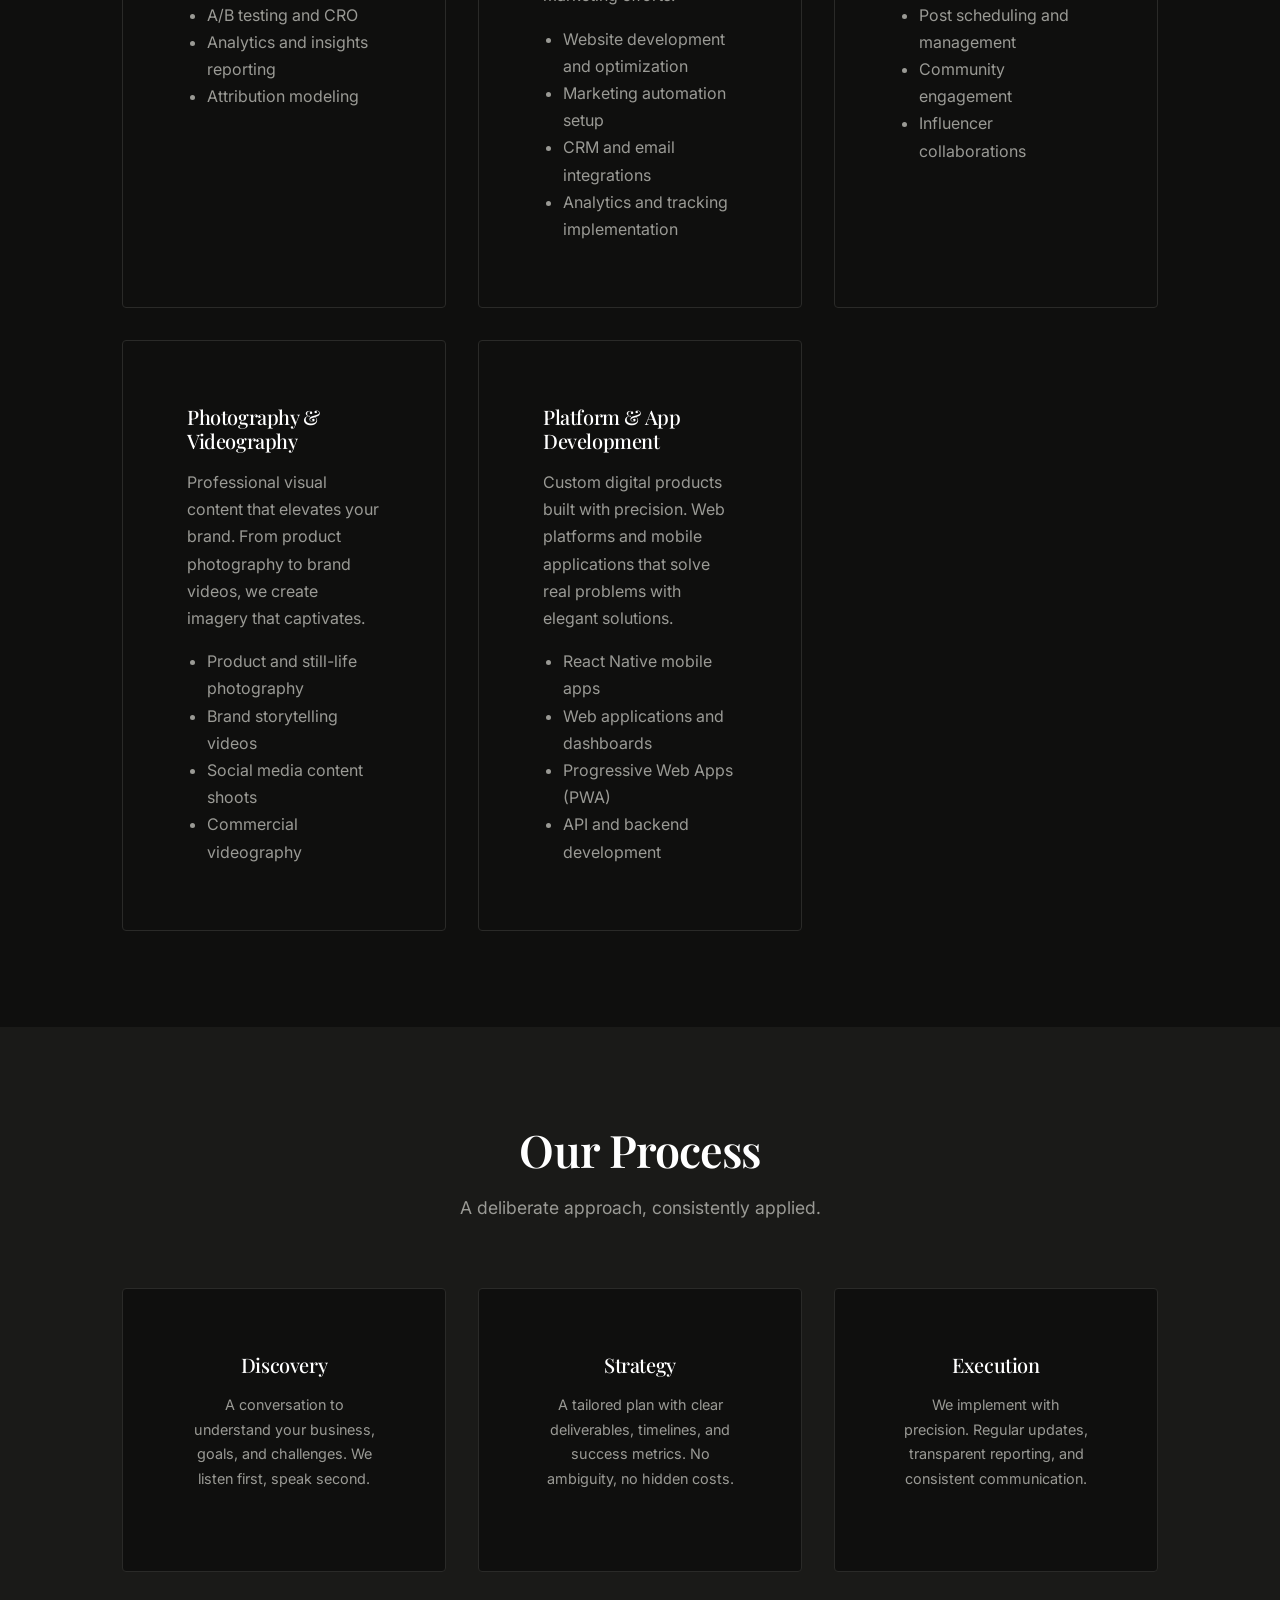
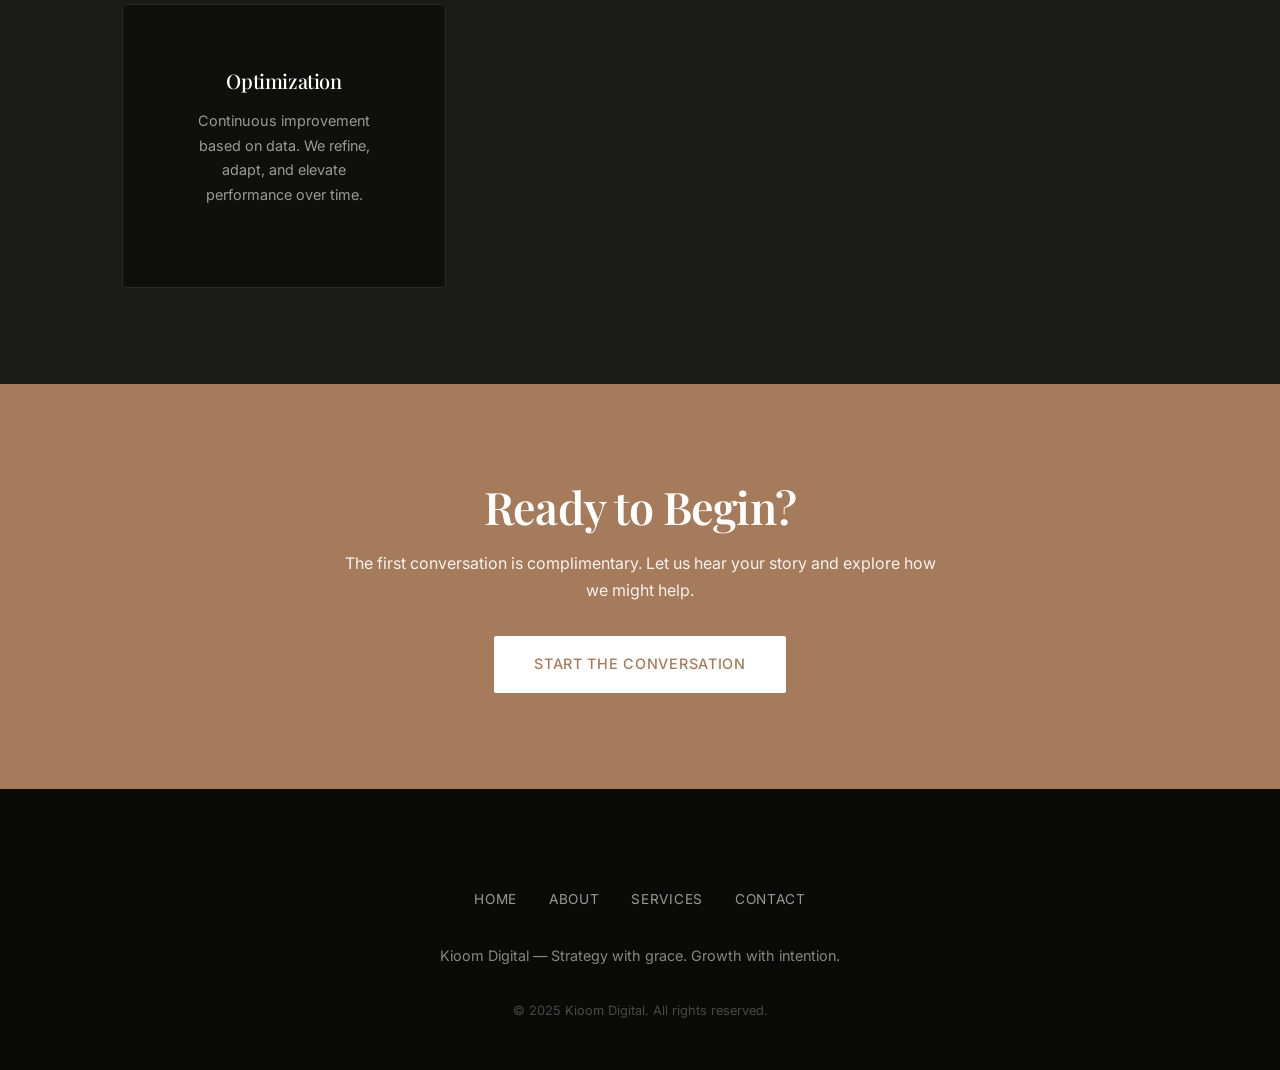
<file: services.html>
<!DOCTYPE html>
<html lang="en">
<head>
    <meta charset="UTF-8">
    <meta name="viewport" content="width=device-width, initial-scale=1.0">
    <meta name="description" content="Kioom Digital Services: Boutique digital marketing, strategy, and creative services for discerning brands.">
    <title>Services | Kioom Digital</title>

    <!-- Fonts -->
    <link rel="preconnect" href="https://fonts.googleapis.com">
    <link rel="preconnect" href="https://fonts.gstatic.com" crossorigin>
    <link href="https://fonts.googleapis.com/css2?family=Inter:wght@300;400;500;600&family=Playfair+Display:wght@400;500;600;700&display=swap" rel="stylesheet">

    <link rel="stylesheet" href="css/style.css">

    <!-- Google tag (gtag.js) -->
    <script async src="https://www.googletagmanager.com/gtag/js?id=G-43JNPVR52Y"></script>
    <script>
      window.dataLayer = window.dataLayer || [];
      function gtag(){dataLayer.push(arguments);}
      gtag('js', new Date());
      gtag('config', 'G-43JNPVR52Y');
    </script>
</head>
<body>
    <!-- Header -->
    <header>
        <nav>
            <a href="index.html" class="logo">Kioom<span style="font-weight: 300;">.</span>Digital</a>
            <button class="mobile-menu-btn" aria-label="Toggle menu">☰</button>
            <ul class="nav-links">
                <li><a href="index.html">Home</a></li>
                <li><a href="about.html">About</a></li>
                <li><a href="services.html" class="active">Services</a></li>
                <li><a href="contact.html">Contact</a></li>
            </ul>
        </nav>
    </header>

    <!-- Services Hero -->
    <section class="hero" style="min-height: 50vh;">
        <div class="hero-content container">
            <h1>Our Craft</h1>
            <p>A complete suite of capabilities, delivered with intention and precision.</p>
        </div>
    </section>

    <!-- Services List -->
    <section>
        <div class="container">
            <div class="services-grid">
                <article class="service-card">
                    <h3>Paid Media</h3>
                    <p>Strategic investment in paid channels where your audience lives. We craft campaigns that capture attention and convert with elegance.</p>
                    <ul style="margin-top: 1rem; margin-bottom: 0; padding-left: 1.25rem; color: var(--color-text-muted);">
                        <li>Google Ads — Search, Display, Shopping</li>
                        <li>Meta Ads — Facebook and Instagram</li>
                        <li>LinkedIn Advertising</li>
                        <li>Retargeting and remarketing</li>
                    </ul>
                </article>

                <article class="service-card">
                    <h3>Search & Content</h3>
                    <p>SEO that builds lasting authority. Content that speaks to humans first, algorithms second. An organic presence that compounds.</p>
                    <ul style="margin-top: 1rem; margin-bottom: 0; padding-left: 1.25rem; color: var(--color-text-muted);">
                        <li>Technical SEO audits and optimization</li>
                        <li>Keyword strategy with intent</li>
                        <li>Content creation that informs</li>
                        <li>Link building with integrity</li>
                    </ul>
                </article>

                <article class="service-card">
                    <h3>Brand & Creative</h3>
                    <p>Visual identity that tells your story. Creative that moves people. Design systems that feel cohesive and refined.</p>
                    <ul style="margin-top: 1rem; margin-bottom: 0; padding-left: 1.25rem; color: var(--color-text-muted);">
                        <li>Logo and visual identity</li>
                        <li>Ad creative production</li>
                        <li>Landing page design</li>
                        <li>Marketing assets with purpose</li>
                    </ul>
                </article>

                <article class="service-card">
                    <h3>Growth Consulting</h3>
                    <p>Strategic partnership to scale. We analyze funnels, design experiments, and optimize relentlessly for maximum return.</p>
                    <ul style="margin-top: 1rem; margin-bottom: 0; padding-left: 1.25rem; color: var(--color-text-muted);">
                        <li>Funnel optimization</li>
                        <li>A/B testing and CRO</li>
                        <li>Analytics and insights reporting</li>
                        <li>Attribution modeling</li>
                    </ul>
                </article>

                <article class="service-card">
                    <h3>Technical Implementation</h3>
                    <p>Robust technical implementation — websites, analytics, automation — that provides a solid foundation for your marketing efforts.</p>
                    <ul style="margin-top: 1rem; margin-bottom: 0; padding-left: 1.25rem; color: var(--color-text-muted);">
                        <li>Website development and optimization</li>
                        <li>Marketing automation setup</li>
                        <li>CRM and email integrations</li>
                        <li>Analytics and tracking implementation</li>
                    </ul>
                </article>

                <article class="service-card">
                    <h3>Social Presence</h3>
                    <p>Organic social strategy that builds genuine community. Content that fosters connection, not just broadcast.</p>
                    <ul style="margin-top: 1rem; margin-bottom: 0; padding-left: 1.25rem; color: var(--color-text-muted);">
                        <li>Content strategy and editorial calendars</li>
                        <li>Post scheduling and management</li>
                        <li>Community engagement</li>
                        <li>Influencer collaborations</li>
                    </ul>
                </article>

                <article class="service-card">
                    <h3>Photography & Videography</h3>
                    <p>Professional visual content that elevates your brand. From product photography to brand videos, we create imagery that captivates.</p>
                    <ul style="margin-top: 1rem; margin-bottom: 0; padding-left: 1.25rem; color: var(--color-text-muted);">
                        <li>Product and still-life photography</li>
                        <li>Brand storytelling videos</li>
                        <li>Social media content shoots</li>
                        <li>Commercial videography</li>
                    </ul>
                </article>

                <article class="service-card">
                    <h3>Platform & App Development</h3>
                    <p>Custom digital products built with precision. Web platforms and mobile applications that solve real problems with elegant solutions.</p>
                    <ul style="margin-top: 1rem; margin-bottom: 0; padding-left: 1.25rem; color: var(--color-text-muted);">
                        <li>React Native mobile apps</li>
                        <li>Web applications and dashboards</li>
                        <li>Progressive Web Apps (PWA)</li>
                        <li>API and backend development</li>
                    </ul>
                </article>
            </div>
        </div>
    </section>

    <!-- Process Section -->
    <section class="about">
        <div class="container">
            <div class="section-header">
                <h2>Our Process</h2>
                <p>A deliberate approach, consistently applied.</p>
            </div>
            <div class="services-grid" style="grid-template-columns: repeat(auto-fit, minmax(250px, 1fr));">
                <div class="service-card" style="text-align: center;">
                    <h3>Discovery</h3>
                    <p style="font-size: 0.9rem;">A conversation to understand your business, goals, and challenges. We listen first, speak second.</p>
                </div>
                <div class="service-card" style="text-align: center;">
                    <h3>Strategy</h3>
                    <p style="font-size: 0.9rem;">A tailored plan with clear deliverables, timelines, and success metrics. No ambiguity, no hidden costs.</p>
                </div>
                <div class="service-card" style="text-align: center;">
                    <h3>Execution</h3>
                    <p style="font-size: 0.9rem;">We implement with precision. Regular updates, transparent reporting, and consistent communication.</p>
                </div>
                <div class="service-card" style="text-align: center;">
                    <h3>Optimization</h3>
                    <p style="font-size: 0.9rem;">Continuous improvement based on data. We refine, adapt, and elevate performance over time.</p>
                </div>
            </div>
        </div>
    </section>

    <!-- CTA -->
    <section class="cta" style="background: var(--color-accent); color: white; padding: var(--spacing-xl) 0;">
        <div class="container text-center">
            <h2 style="color: white; margin-bottom: var(--spacing-sm);">Ready to Begin?</h2>
            <p style="color: rgba(255,255,255,0.9); margin-bottom: var(--spacing-md); max-width: 600px; margin-left: auto; margin-right: auto;">The first conversation is complimentary. Let us hear your story and explore how we might help.</p>
            <a href="contact.html" class="btn" style="background: white; color: var(--color-accent); border: none;">Start the Conversation</a>
        </div>
    </section>

    <!-- Footer -->
    <footer>
        <div class="container">
            <ul class="footer-links">
                <li><a href="index.html">Home</a></li>
                <li><a href="about.html">About</a></li>
                <li><a href="services.html">Services</a></li>
                <li><a href="contact.html">Contact</a></li>
            </ul>
            <p>Kioom Digital — Strategy with grace. Growth with intention.</p>
            <p class="copyright">&copy; 2025 Kioom Digital. All rights reserved.</p>
        </div>
    </footer>

    <script src="js/script.js"></script>
</body>
</html>
</file>
<file: css/style.css>
/* Reset and Base Styles */
* {
    margin: 0;
    padding: 0;
    box-sizing: border-box;
}

:root {
    /* Dark Boutique Palette (Aesop-inspired) */
    --color-bg: #0F0F0E; /* Warm near-black */
    --color-bg-alt: #1A1A18; /* Slightly lighter for sections */
    --color-text: #EAEAE6; /* Warm off-white */
    --color-text-muted: #9A9A95; /* Soft gray */
    --color-primary: #FFFFFF; /* Pure white for headings */
    --color-accent: #A67B5B; /* Warm terracotta (unchanged) */
    --color-border: #2A2A28;
    --color-dark: #0A0A08;

    /* Typography */
    --font-main: 'Inter', -apple-system, BlinkMacSystemFont, sans-serif;
    --font-heading: 'Playfair Display', Georgia, serif;

    /* Spacing */
    --spacing-xs: 0.5rem;
    --spacing-sm: 1rem;
    --spacing-md: 2rem;
    --spacing-lg: 4rem;
    --spacing-xl: 6rem;

    /* Transitions */
    --transition: all 0.4s ease;
}

html {
    scroll-behavior: smooth;
}

body {
    font-family: var(--font-main);
    background-color: var(--color-bg);
    color: var(--color-text);
    line-height: 1.7;
    overflow-x: hidden;
    -webkit-font-smoothing: antialiased;
}

/* Typography */
h1, h2, h3, h4 {
    font-family: var(--font-heading);
    font-weight: 500;
    line-height: 1.2;
    margin-bottom: var(--spacing-sm);
    color: var(--color-primary);
    letter-spacing: -0.02em;
}

h1 { font-size: clamp(2.5rem, 5vw, 4.5rem); font-weight: 600; }
h2 { font-size: clamp(1.8rem, 4vw, 2.8rem); font-weight: 600; }
h3 { font-size: clamp(1.3rem, 3vw, 1.8rem); }
h4 { font-size: 1.15rem; font-weight: 500; }

p {
    margin-bottom: var(--spacing-sm);
    color: var(--color-text-muted);
    font-size: 1rem;
}

a {
    color: var(--color-accent);
    text-decoration: none;
    transition: var(--transition);
    position: relative;
}

a:hover {
    color: var(--color-primary);
}

/* Underline animation for links */
a::after {
    content: '';
    position: absolute;
    bottom: -2px;
    left: 0;
    width: 0;
    height: 1px;
    background: var(--color-accent);
    transition: width 0.3s ease;
}

a:hover::after {
    width: 100%;
}

/* Container */
.container {
    max-width: 1100px;
    margin: 0 auto;
    padding: 0 var(--spacing-md);
}

/* Header & Navigation */
header {
    position: fixed;
    top: 0;
    left: 0;
    right: 0;
    background: rgba(15, 15, 14, 0.95);
    backdrop-filter: blur(12px);
    -webkit-backdrop-filter: blur(12px);
    border-bottom: 1px solid rgba(255,255,255,0.06);
    z-index: 1000;
    transition: var(--transition);
}

nav {
    display: flex;
    justify-content: space-between;
    align-items: center;
    height: 80px;
    max-width: 1200px;
    margin: 0 auto;
    padding: 0 var(--spacing-md);
}

.logo {
    font-family: var(--font-heading);
    font-size: 1.75rem;
    font-weight: 600;
    color: var(--color-primary);
    text-decoration: none;
    letter-spacing: -0.03em;
}

.nav-links {
    display: flex;
    gap: var(--spacing-lg);
    list-style: none;
}

.nav-links a {
    font-size: 0.85rem;
    font-weight: 500;
    color: var(--color-text-muted);
    padding: var(--spacing-xs) 0;
    letter-spacing: 0.05em;
    text-transform: uppercase;
}

.nav-links a:hover {
    color: var(--color-primary);
}

.nav-links a.active {
    color: var(--color-primary);
}

/* Mobile Navigation */
.mobile-menu-btn {
    display: none;
    background: none;
    border: none;
    font-size: 1.5rem;
    cursor: pointer;
    color: var(--color-text);
}

/* Hero Section with Full-Bleed Image */
.hero-full-bleed {
    position: relative;
    min-height: 95vh;
    display: flex;
    align-items: center;
    justify-content: center;
    overflow: hidden;
    margin-top: 0;
}

.hero-bg-image {
    position: absolute;
    top: 0;
    left: 0;
    width: 100%;
    height: 100%;
    object-fit: cover;
    z-index: 0;
}

.hero-overlay {
    position: absolute;
    top: 0;
    left: 0;
    width: 100%;
    height: 100%;
    background: rgba(0, 0, 0, 0.6);
    z-index: 1;
}

.hero-content {
    position: relative;
    z-index: 2;
    max-width: 900px;
    color: white;
    text-align: center;
    padding: var(--spacing-lg);
}

.hero-content h1 {
    background: none;
    -webkit-background-clip: unset;
    -webkit-text-fill-color: unset;
    color: white;
    margin-bottom: var(--spacing-md);
    text-shadow: 0 2px 20px rgba(0,0,0,0.4);
}

.hero-content p {
    font-size: clamp(1.1rem, 2.2vw, 1.35rem);
    color: rgba(255,255,255,0.92);
    margin-bottom: var(--spacing-lg);
    max-width: 750px;
    margin-left: auto;
    margin-right: auto;
    line-height: 1.8;
    text-shadow: 0 1px 10px rgba(0,0,0,0.3);
}

.hero-buttons {
    display: flex;
    gap: var(--spacing-sm);
    justify-content: center;
    flex-wrap: wrap;
}

/* Buttons - Dark theme */
.btn {
    display: inline-flex;
    align-items: center;
    gap: var(--spacing-xs);
    padding: 1rem 2.5rem;
    border-radius: 2px;
    font-weight: 500;
    font-size: 0.9rem;
    letter-spacing: 0.05em;
    text-transform: uppercase;
    cursor: pointer;
    transition: var(--transition);
    border: 1px solid transparent;
    text-decoration: none;
}

.btn-primary {
    background: var(--color-accent);
    color: white;
    border-color: var(--color-accent);
}

.btn-primary:hover {
    background: #B8896A;
    border-color: #B8896A;
    transform: translateY(-2px);
}

.btn-secondary {
    background: transparent;
    color: var(--color-text);
    border-color: var(--color-border);
}

.btn-secondary:hover {
    background: rgba(255,255,255,0.05);
    border-color: var(--color-text-muted);
}

/* Sections */
section {
    padding: var(--spacing-xl) 0;
}

.section-header {
    text-align: center;
    max-width: 700px;
    margin: 0 auto var(--spacing-lg);
}

.section-header h2 {
    margin-bottom: var(--spacing-sm);
}

.section-header p {
    margin-bottom: 0;
    font-size: 1.1rem;
    line-height: 1.8;
}

/* About Section */
.about {
    background: var(--color-bg-alt);
}

.about-grid {
    display: grid;
    grid-template-columns: repeat(auto-fit, minmax(300px, 1fr));
    gap: var(--spacing-lg);
    margin-top: var(--spacing-lg);
}

.about-card {
    background: var(--color-bg);
    padding: var(--spacing-lg);
    border-radius: 4px;
    border: 1px solid var(--color-border);
    transition: var(--transition);
}

.about-card:hover {
    transform: translateY(-4px);
    box-shadow: 0 10px 30px rgba(0,0,0,0.2);
    border-color: var(--color-accent);
}

.about-card h3 {
    color: var(--color-accent);
    margin-bottom: var(--spacing-sm);
    font-size: 1.3rem;
}

/* Services Section */
.services-grid {
    display: grid;
    grid-template-columns: repeat(auto-fit, minmax(280px, 1fr));
    gap: var(--spacing-md);
    margin-top: var(--spacing-lg);
}

.service-card {
    background: var(--color-bg);
    border: 1px solid var(--color-border);
    border-radius: 4px;
    padding: var(--spacing-lg);
    transition: var(--transition);
    position: relative;
}

.service-card:hover {
    border-color: var(--color-accent);
    transform: translateY(-4px);
    box-shadow: 0 10px 30px rgba(0,0,0,0.15);
}

.service-card h3 {
    margin-bottom: var(--spacing-sm);
    font-size: 1.25rem;
}

/* Portfolio/Results Section */
.portfolio {
    background: var(--color-bg-alt);
}

.portfolio-grid {
    display: grid;
    grid-template-columns: repeat(auto-fit, minmax(340px, 1fr));
    gap: var(--spacing-lg);
    margin-top: var(--spacing-lg);
}

.portfolio-item {
    background: var(--color-bg);
    border-radius: 4px;
    overflow: hidden;
    border: 1px solid var(--color-border);
    transition: var(--transition);
}

.portfolio-item:hover {
    transform: translateY(-6px);
    box-shadow: 0 15px 40px rgba(0,0,0,0.25);
}

.portfolio-image {
    width: 100%;
    height: 260px;
    object-fit: cover;
    background: linear-gradient(135deg, #2A2A28 0%, #1A1A18 100%);
    display: flex;
    align-items: center;
    justify-content: center;
    color: var(--color-text-muted);
    font-size: 1.5rem;
    font-family: var(--font-heading);
}

.portfolio-content {
    padding: var(--spacing-lg);
}

.portfolio-content h3 {
    margin-bottom: var(--spacing-xs);
    color: var(--color-primary);
    font-size: 1.35rem;
}

.portfolio-content .tag {
    display: inline-block;
    padding: 0.3rem 0.8rem;
    background: var(--color-bg-alt);
    color: var(--color-accent);
    border-radius: 2px;
    font-size: 0.7rem;
    font-weight: 600;
    text-transform: uppercase;
    letter-spacing: 0.05em;
    margin-bottom: var(--spacing-sm);
}

/* Contact Section */
.contact {
    background: var(--color-bg);
}

.contact-container {
    max-width: 800px;
    margin: 0 auto;
}

.contact-form {
    background: var(--color-bg);
    padding: var(--spacing-xl);
    border-radius: 4px;
    border: 1px solid var(--color-border);
}

.form-group {
    margin-bottom: var(--spacing-md);
}

.form-group label {
    display: block;
    margin-bottom: var(--spacing-xs);
    font-weight: 500;
    color: var(--color-text);
    font-size: 0.9rem;
    text-transform: uppercase;
    letter-spacing: 0.05em;
}

.form-group input,
.form-group textarea,
.form-group select {
    width: 100%;
    padding: 1rem;
    border: 1px solid var(--color-border);
    border-radius: 2px;
    font-family: var(--font-main);
    font-size: 1rem;
    background: var(--color-bg-alt);
    color: var(--color-text);
    transition: var(--transition);
}

.form-group input:focus,
.form-group textarea:focus,
.form-group select:focus {
    outline: none;
    border-color: var(--color-accent);
    background: var(--color-bg);
}

.form-group textarea {
    min-height: 150px;
    resize: vertical;
}

.form-row {
    display: grid;
    grid-template-columns: 1fr 1fr;
    gap: var(--spacing-md);
}

/* Footer */
footer {
    background: var(--color-dark);
    color: var(--color-text);
    padding: var(--spacing-xl) 0 var(--spacing-md);
    text-align: center;
}

footer p {
    color: rgba(255,255,255,0.5);
    margin-bottom: var(--spacing-sm);
    font-size: 0.9rem;
}

.footer-links {
    display: flex;
    justify-content: center;
    gap: var(--spacing-md);
    list-style: none;
    margin-bottom: var(--spacing-md);
}

.footer-links a {
    color: var(--color-text-muted);
    font-size: 0.85rem;
    text-transform: uppercase;
    letter-spacing: 0.05em;
    transition: color 0.3s;
}

.footer-links a:hover {
    color: var(--color-accent);
}

.copyright {
    font-size: 0.8rem;
    opacity: 0.5;
    margin-top: var(--spacing-md);
}

/* Utility Classes */
.text-center { text-align: center; }
.text-left { text-align: left; }
.text-right { text-align: right; }
.mt-sm { margin-top: var(--spacing-sm); }
.mt-md { margin-top: var(--spacing-md); }
.mt-lg { margin-top: var(--spacing-lg); }
.mb-sm { margin-bottom: var(--spacing-sm); }
.mb-md { margin-bottom: var(--spacing-md); }
.mb-lg { margin-bottom: var(--spacing-lg); }

/* Responsive */
@media (max-width: 768px) {
    .nav-links {
        display: none;
    }

    .mobile-menu-btn {
        display: block;
    }

    .hero-buttons {
        flex-direction: column;
        align-items: center;
    }

    .btn {
        width: 100%;
        max-width: 300px;
        justify-content: center;
    }

    .form-row {
        grid-template-columns: 1fr;
    }

    section {
        padding: var(--spacing-lg) 0;
    }

    .container {
        padding: 0 var(--spacing-sm);
    }
}

/* Smooth scroll behavior */
html {
    scroll-padding-top: 100px;
}

/* Subtle image fade-in */
.portfolio-item,
.about-card,
.service-card {
    opacity: 0;
    animation: fadeIn 0.8s ease forwards;
}

@keyframes fadeIn {
    to { opacity: 1; }
}
</file>
